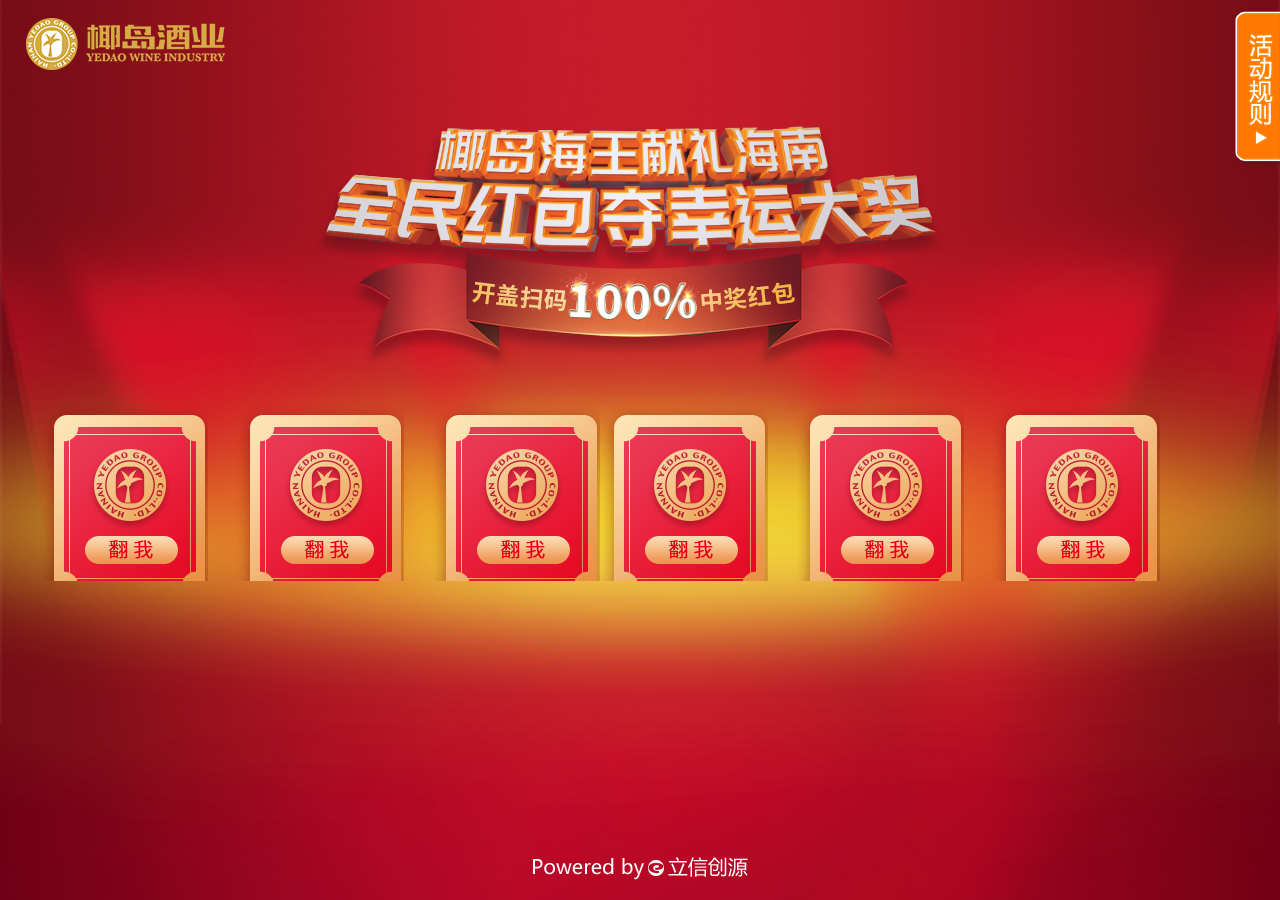
<file: views/index.html>
<!DOCTYPE html>
<html lang="en">

<head>
    <meta charset="UTF-8">
    <title></title>

    <meta http-equiv="X-UA-Compatible" content="IE=edge,chrome=1">
    <meta name="viewport" content="width=640, user-scalable=no">
    <link rel="stylesheet" href="../css/index.css">

    <script src="../scripts/lib/jquery-2.2.2.min.js"></script>
</head>

<body>
    <div id="container" class="container">
        <div class="logo"><img src="../images/1_1.png"></div>

        <div class="test"><img src="../images/1_3.png"></div>
        <div class="hdgz"><img src="../images/1_2.png"></div>

        <!-- 红包 -->
        <div class="content">

            <!-- 未点击开启红包展示 -->
            <div class="content-hba content-hba6">
                <div class="content-hba-item">
                    <img src="../images/1_4.png" alt="">
                </div>
                <div class="content-hba-item">
                    <img src="../images/1_4.png" alt="">
                </div>
                <div class="content-hba-item">
                    <img src="../images/1_4.png" alt="">
                </div>
                <div class="content-hba-item">
                    <img src="../images/1_4.png" alt="">
                </div>
                <div class="content-hba-item">
                    <img src="../images/1_4.png" alt="">
                </div>
                <div class="content-hba-item">
                    <img src="../images/1_4.png" alt="">
                </div>
            </div>

            <!-- 开启红包后展示 -->
            <div class="content-hbb content-hbb6">
                <div class="content-hbb-item">
                    <p class="jb"> 0.58</p>
                    <p class="text">现金红包</p>
                </div>
                <div class="content-hbb-item">
                    <p class="jb"> 1.68</p>
                    <p class="text">现金红包</p>
                </div>
                <div class="content-hbb-item">
                    <p class="jb"> 6.66</p>
                    <p class="text">红包</p>
                </div>
                <div class="content-hbb-item">
                    <p class="jb"> 99</p>
                    <p class="text">红包</p>
                </div>
                <div class="content-hbb-item">
                    <p class="jb"> 99</p>
                    <p class="text">红包</p>
                </div>
                <div class="content-hbb-item">
                    <p class="jb"> 99</p>
                    <p class="text">红包</p>
                </div>
            </div>

            <!-- 点击开启红包
            <div class="content-btn">
                <img src="../images/1_8.png">
            </div> -->
        </div>


        <!-- 领取红包 -->
        <div class="contenta">

            <div class="contenta-con">
                <div class="contenta-hb">
                    <span>0.58</span>元
                </div>

                <div class="contenta-btn1">
                    <img src="../images/3_1.png">
                </div>
                <div class="contenta-btn2">
                    <img src="../images/3_2.png">
                </div>

                <div class="contenta-con-gb">
                    <img src="../images/1_10.png">
                </div>
            </div>



        </div>


        <div class="footer">
            <img src="../images/1_6.png">
        </div>

        <!-- 遮罩层 -->
        <div class="layer"></div>





        <!-- 活动推广弹窗 -->

        <div class="hdgztc">

            <div class="hdgztc-con">
                <div class="hdgztc-con-header">

                    <img src="../images/1_12.png">
                </div>

                <div class="hdgztc-con-bottom">
                    <img class="hdgztc-con-gb" src="../images/1_10.png">
                </div>

            </div>
        </div>
    </div>

    <script src="../scripts/lib/jquery-2.2.2.min.js"></script>
    <script src="../scripts/plugins/betterScroll/bscroll.js"></script>
    <script>
        // 打开活动规则
        $('.hdgz').on('click', function () {
            $(".hdgztc").fadeIn()
            scrollWra.refresh();
        })
        
        var scrollWra = new BScroll('.hdgztc-con-header', {
            click: true,
        })

        $('.hdgztc-con-gb').on('click', function () {
            $(".hdgztc").fadeOut()
        })


        var index;
        //点击开红包
        $('.content-hba-item').on('click', function () {

            var that = this;
            index = $('.content-hba-item').index(that)
            console.log(index)
            $(that).addClass('active')
        })

        //动画结束
        $('.content-hba-item').on('transitionend', function () {

            // 遮罩成
            $('.layer').show()

            // $('.content-hba-item').eq(index).removeClass("active")
            $('.content-hbb').show()


            // 显示点击的红包 

            $('.content-hbb-item').eq(index).fadeIn()
            $('.content-hbb-item').eq(index).css("z-index", "9")

            interval = setTimeout(timer, 1500);

        })


        //使用延时器

        // 延时器
        function timer() {
            // 显示全部红包的奖项
            $('.content-hba').hide();
            $('.content-hbb-item').show();
            intervala = setTimeout(timera, 1500);
        }


        // 显示中奖领取弹窗
        function timera() {
            $('.contenta').show();

        }
        // 关闭中奖弹窗
        $('.contenta-con-gb').on('click', function () {
            $('.contenta').hide()

        })

    </script>


</body>

</html>
</file>
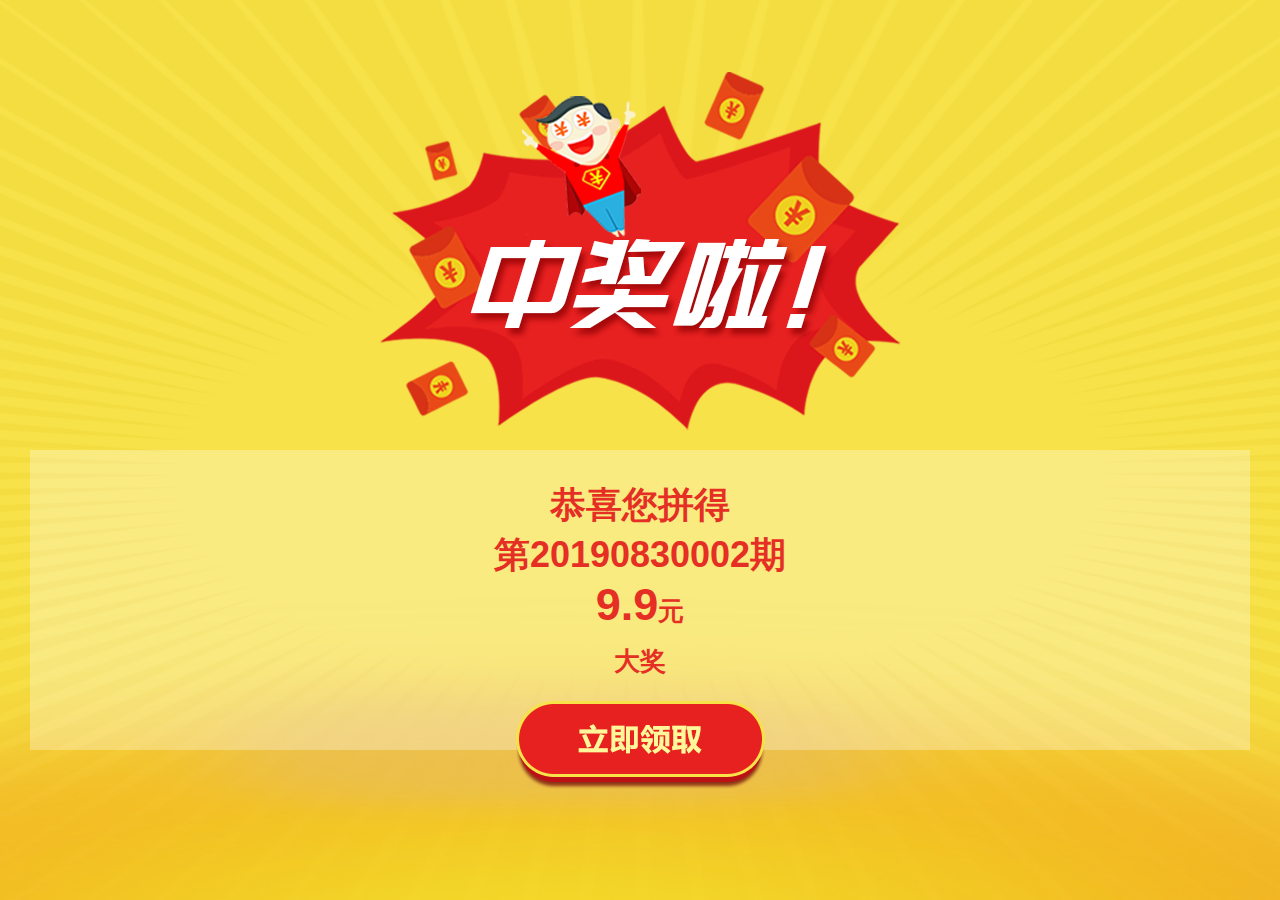
<file: views/中奖啦.html>
<!DOCTYPE html>
<html lang="en">

<head>
    <meta charset="UTF-8">
    <title></title>

    <meta http-equiv="X-UA-Compatible" content="IE=edge,chrome=1">
    <meta name="viewport" content="width=640, user-scalable=no">

    <link rel="stylesheet" href="../css/lottery.css">
</head>

<body>
    <div id="container" class="container">
        <div class="header">
            <img src="../images/11_2.png">
        </div>

        <div class="content">
            <p class="content-p1">恭喜您拼得</p>
            <p class="content-p1">第20190830002期</p>
            <p class="content-p2"><span>9.9</span>元</p>
            <p class="content-p2">大奖</p>

            <div class="content-btn">
                <img src="../images/11_1.png">
            </div>
        </div>
    </div>


</body>

</html>
</file>
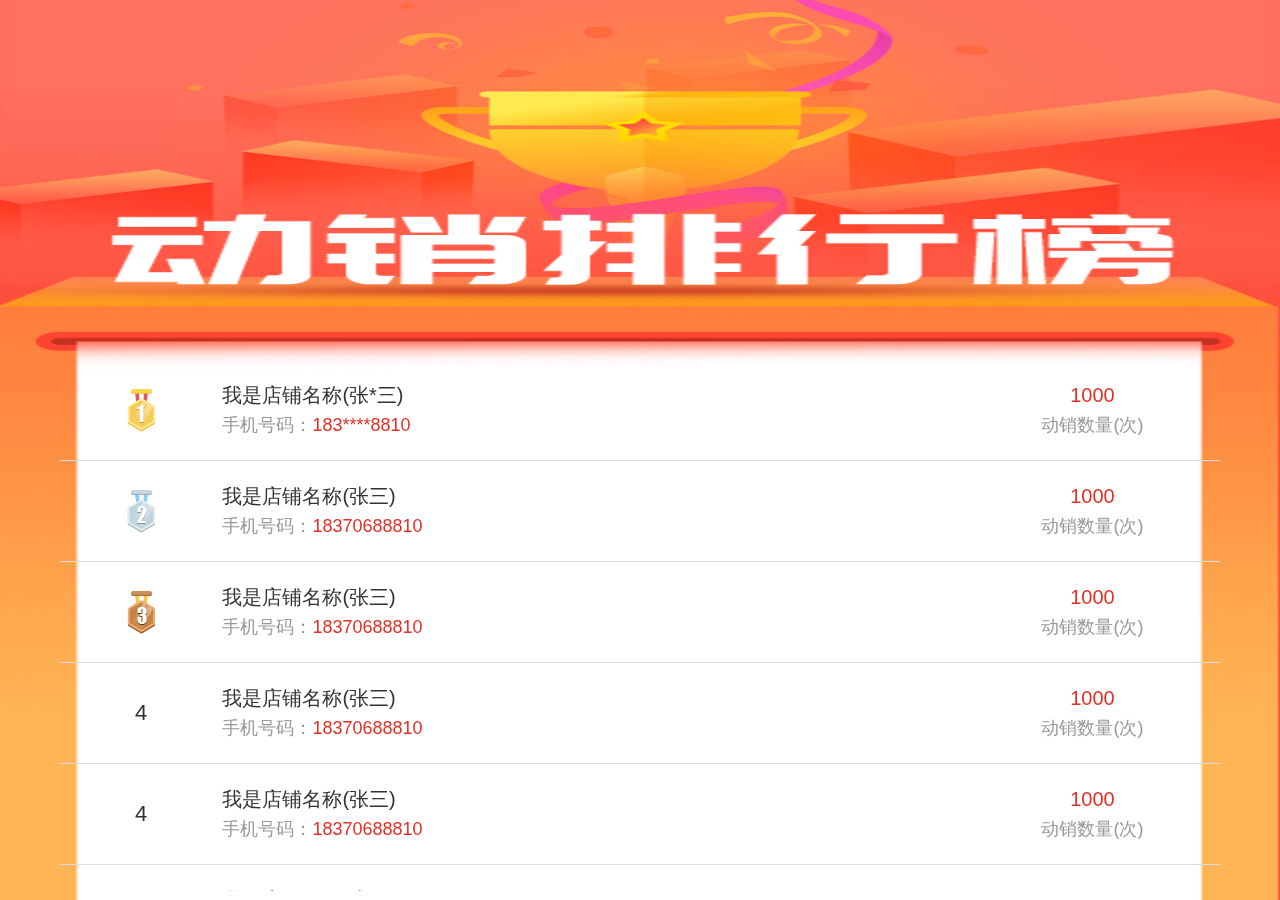
<file: views/动销排行榜.html>
<!DOCTYPE html>
<html lang="en">

<head>
    <meta charset="UTF-8">
    <title></title>

    <meta http-equiv="X-UA-Compatible" content="IE=edge,chrome=1">
    <meta name="viewport" content="width=640, user-scalable=no">
    <link rel="stylesheet" href="../scripts/plugins/swiper/swiper-3.3.1.min.css">
    <link rel="stylesheet" href="../css/Movingpin.css">
    <script src="../scripts/lib/jquery-2.2.2.min.js"> </script>
    <script src="../scripts/plugins/betterScroll/bscroll.js"></script>
</head>

<body>
    <div id="container" class="container">

        <div class="content" id="scrollWra">
            <div class="warp">
                <div class="list">
                    <div class="content-item">

                        <div class="content-item-left">
                        </div>

                        <div class="content-item-middel">
                            <p>我是店铺名称(张*三)</p>
                            <p>手机号码：<span>183****8810</span> </p>
                        </div>

                        <div class="content-item-right">
                            <p>1000</p>
                            <p>动销数量(次)</p>
                        </div>
                    </div>
                    <div class="content-item">

                        <div class="content-item-left">
                        </div>

                        <div class="content-item-middel">
                            <p>我是店铺名称(张三)</p>
                            <p>手机号码：<span>18370688810</span> </p>
                        </div>

                        <div class="content-item-right">
                            <p>1000</p>
                            <p>动销数量(次)</p>
                        </div>
                    </div>
                    <div class="content-item">

                        <div class="content-item-left">
                        </div>

                        <div class="content-item-middel">
                            <p>我是店铺名称(张三)</p>
                            <p>手机号码：<span>18370688810</span> </p>
                        </div>

                        <div class="content-item-right">
                            <p>1000</p>
                            <p>动销数量(次)</p>
                        </div>
                    </div>
                    <div class="content-item">

                        <div class="content-item-left">
                            4
                        </div>

                        <div class="content-item-middel">
                            <p>我是店铺名称(张三)</p>
                            <p>手机号码：<span>18370688810</span> </p>
                        </div>

                        <div class="content-item-right">
                            <p>1000</p>
                            <p>动销数量(次)</p>
                        </div>
                    </div>
                    <div class="content-item">

                        <div class="content-item-left">
                            4
                        </div>

                        <div class="content-item-middel">
                            <p>我是店铺名称(张三)</p>
                            <p>手机号码：<span>18370688810</span> </p>
                        </div>

                        <div class="content-item-right">
                            <p>1000</p>
                            <p>动销数量(次)</p>
                        </div>
                    </div>
                    <div class="content-item">

                        <div class="content-item-left">
                            4
                        </div>

                        <div class="content-item-middel">
                            <p>我是店铺名称(张三)</p>
                            <p>手机号码：<span>18370688810</span> </p>
                        </div>

                        <div class="content-item-right">
                            <p>1000</p>
                            <p>动销数量(次)</p>
                        </div>
                    </div>
                    <div class="content-item">

                        <div class="content-item-left">
                            4
                        </div>

                        <div class="content-item-middel">
                            <p>我是店铺名称(张三)</p>
                            <p>手机号码：<span>18370688810</span> </p>
                        </div>

                        <div class="content-item-right">
                            <p>1000</p>
                            <p>动销数量(次)</p>
                        </div>
                    </div>
                    <div class="content-item">

                        <div class="content-item-left">
                            4
                        </div>

                        <div class="content-item-middel">
                            <p>我是店铺名称(张三)</p>
                            <p>手机号码：<span>18370688810</span> </p>
                        </div>

                        <div class="content-item-right">
                            <p>1000</p>
                            <p>动销数量(次)</p>
                        </div>
                    </div>
                </div>
                <div class="loadText">上滑加载更多</div>
            </div>
        </div>

    </div>


    <script>
        // 禁止页面滚动
        $('#container').on('touchmove', function (e) {
            e.preventDefault();
        });
        var scrollWra = new BScroll('#scrollWra', {
            scrollbar: {
                fade: true
            },
            click: true,
            pullUpLoad: {
                threshold: 0
            }
        });

        var hasNext = true;     // 是否有下一页;
        var page = 1;          // 第一页;
        var html = '';

        scrollWra.on('pullingUp', function () {
            if (!hasNext) {
                $('.loadText').text('没有更多数据了');
                return false;
            }

            page++;

            $('.loadText').text('正在加载中...');

            if (page == 5) {
                hasNext = false;
            }

            // 请求后台接口获取数据

            for (var i = 0; i < 6; i++) {
                // debugger
                html += '<div class="content-item">';
                html += '<div class="content-item-left">4</div>';
                html += '<div class="content-item-middel">';
                html += '<p>我是店铺名称(张三)</p>';
                html += '<p>手机号码：<span>18370688810</span> </p>';
                html += '</div>';
                html += '<div class="content-item-right">';
                html += '<p>1000</p>';
                html += '<p>动销数量(次)</p>';
                html += '</div>';
                html += '</div>';

            }
            $('.loadText').text('上滑加载更多');
            $('.list').append(html);
            scrollWra.finishPullUp();
            scrollWra.refresh();
        });
    </script>

</body>

</html>
</file>
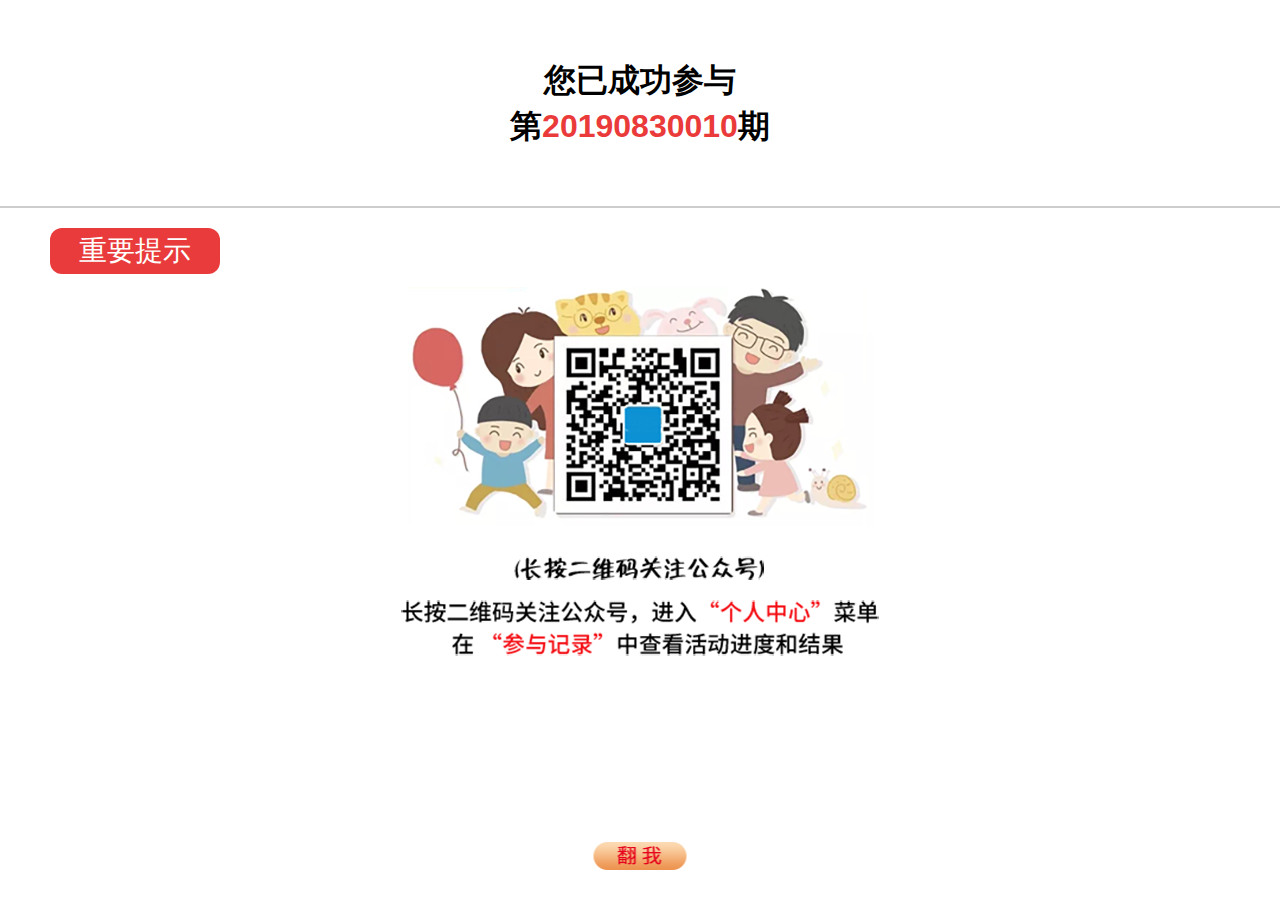
<file: views/夺宝参与成功.html>
<!DOCTYPE html>
<html lang="en">
<head>
    <meta charset="UTF-8">
    <title></title>

    <meta http-equiv="X-UA-Compatible" content="IE=edge,chrome=1">
    <meta name="viewport" content="width=640, user-scalable=no">
    <link rel="stylesheet" href="../css/particSuccess.css">
</head>
<body>
<div id="container">

    <div class="header">

        <div class="header-title">您已成功参与</div>
        <div class="header-text">第<span>20190830010</span>期</div>
    </div>

    <div class="content">
        <div class="tip">重要提示</div>

        <img class="qrcode" src="../images/6_1.png" alt="">

        <img class="code-text" src="../images/6_2.png" alt="">
    </div>

    <img class="bottom" src="../images/1_5.png" alt="">
</div>

<script src="../scripts/lib/jquery-2.2.2.min.js"></script>
<script src="../scripts/lib/common.js"></script>
<script>

</script>
</body>
</html>
</file>
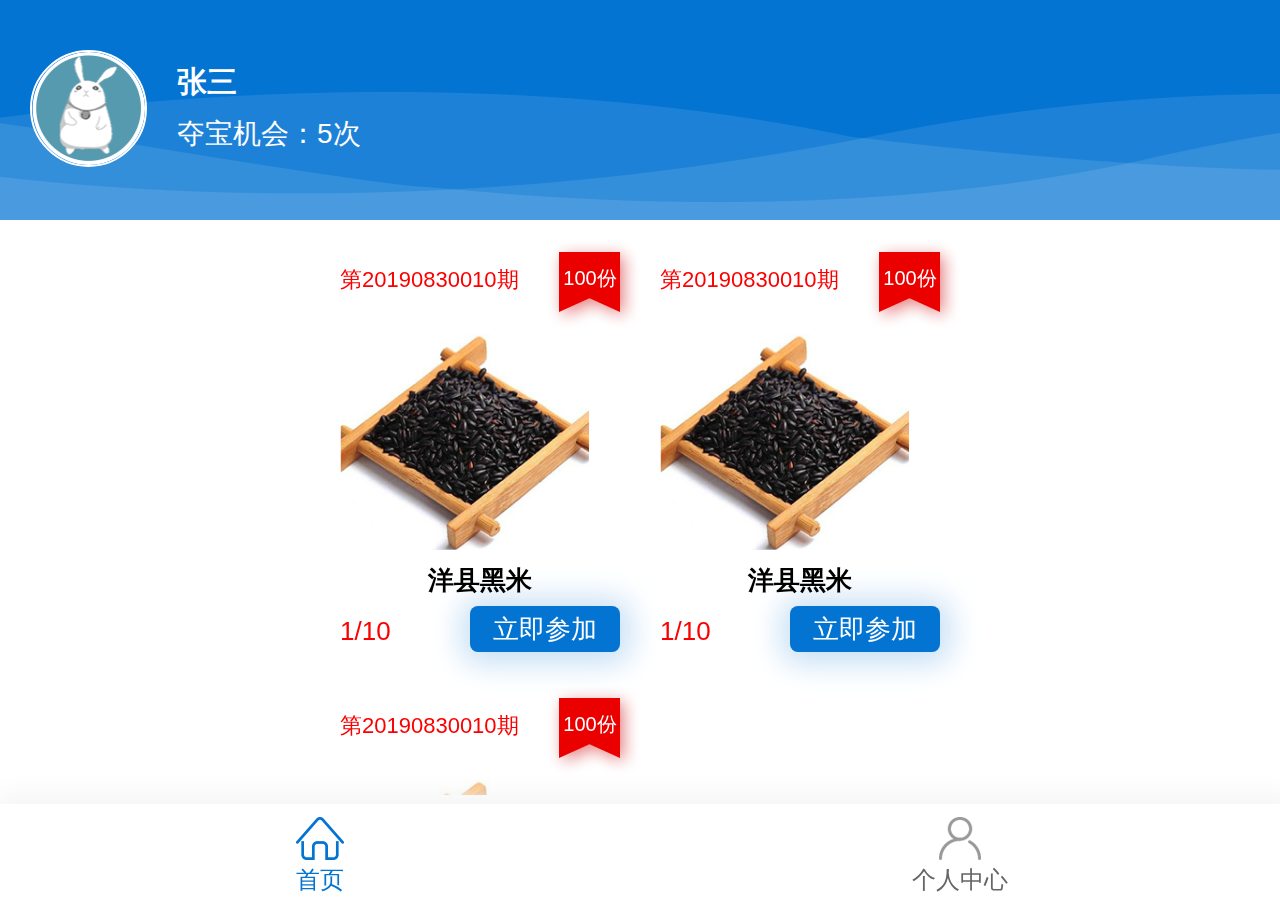
<file: views/夺宝商品列表.html>
<!DOCTYPE html>
<html lang="en">
<head>
    <meta charset="UTF-8">
    <title></title>

    <meta http-equiv="X-UA-Compatible" content="IE=edge,chrome=1">
    <meta name="viewport" content="width=640, user-scalable=no">
    <link rel="stylesheet" href="../css/productList.css">
</head>
<body>
<div id="container">

    <!--头部-->
    <div class="header">
        <div class="photo">
            <img src="../images/4_1.png" alt="">
        </div>
        <div class="header-right">
            <div class="nickname">张三</div>
            <div class="num">夺宝机会：<span>5</span>次</div>
        </div>
    </div>

    <div class="content" id="content">

        <div class="product-list" id="product-list">
            <a class="product-item" href="javascript:void(0);">
                <div class="product-issue">
                    第<span>20190830010</span>期
                </div>
                <div class="product-num"><span>100</span>份</div>
                <div class="product-img">
                    <img src="../images/4_4.png" alt="">
                </div>
                <div class="product-img-name">洋县黑米</div>

                <!--底部-->
                <div class="product-bottom">
                    <div class="person-num">1/10</div>
                    <div class="product-btn">立即参加</div>
                </div>

            </a>
            <a class="product-item" href="javascript:void(0);">
                <div class="product-issue">
                    第<span>20190830010</span>期
                </div>
                <div class="product-num"><span>100</span>份</div>
                <div class="product-img">
                    <img src="../images/4_4.png" alt="">
                </div>
                <div class="product-img-name">洋县黑米</div>

                <!--底部-->
                <div class="product-bottom">
                    <div class="person-num">1/10</div>
                    <div class="product-btn">立即参加</div>
                </div>

            </a>
            <a class="product-item" href="javascript:void(0);">
                <div class="product-issue">
                    第<span>20190830010</span>期
                </div>
                <div class="product-num"><span>100</span>份</div>
                <div class="product-img">
                    <img src="../images/4_4.png" alt="">
                </div>
                <div class="product-img-name">洋县黑米</div>

                <!--底部-->
                <div class="product-bottom">
                    <div class="person-num">1/10</div>
                    <div class="product-btn">立即参加</div>
                </div>

            </a>
        </div>
    </div>


    <!--底部tab-->
    <div class="tab-list">
        <a class="tab-item active" href="javascript:void(0);">
            <div class="tab-img">
                <img class="old-img" src="../images/4_6.png" alt="">
                <img class="new-img" src="../images/4_5.png" alt="">
            </div>
            <div class="tab-text">首页</div>
        </a>
        <a class="tab-item" href="javascript:void(0);">
            <div class="tab-img">
                <img class="old-img" src="../images/4_7.png" alt="">
                <img class="new-img" src="../images/4_8.png" alt="">
            </div>
            <div class="tab-text">个人中心</div>
        </a>
    </div>
</div>

<script src="../scripts/lib/jquery-2.2.2.min.js"></script>
<script src="../scripts/lib/common.js"></script>
<script src="../scripts/plugins/betterScroll/bscroll.js"></script>
<script src="../scripts/other/productList.js"></script>
</body>
</html>
</file>
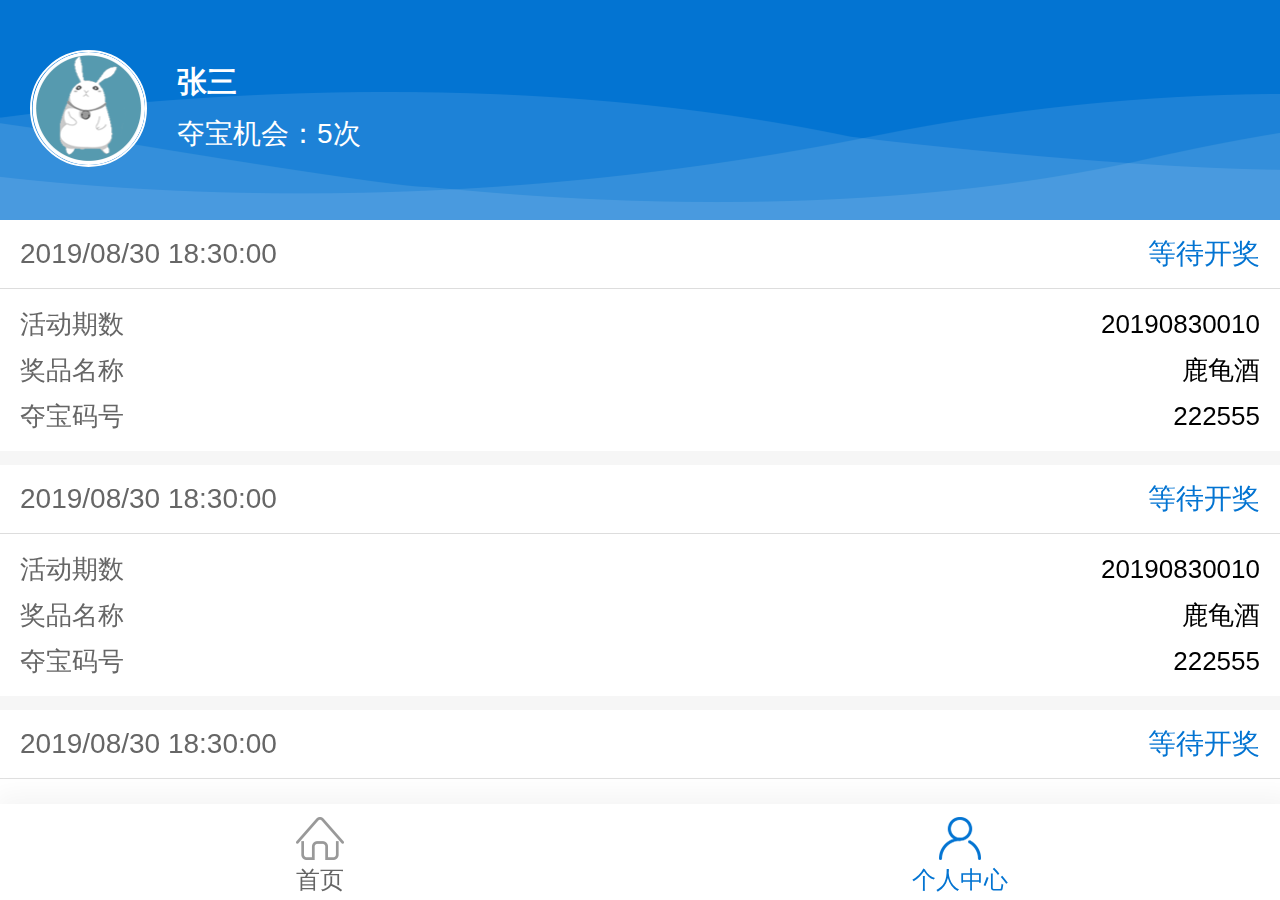
<file: views/夺宝记录.html>
<!DOCTYPE html>
<html lang="en">
<head>
    <meta charset="UTF-8">
    <title></title>

    <meta http-equiv="X-UA-Compatible" content="IE=edge,chrome=1">
    <meta name="viewport" content="width=640, user-scalable=no">
    <link rel="stylesheet" href="../css/iconfont.css">
    <link rel="stylesheet" href="../css/treasureRecord.css">
</head>
<body>
<div id="container">

    <!--头部-->
    <div class="header">
        <div class="photo">
            <img src="../images/4_1.png" alt="">
        </div>
        <div class="header-right">
            <div class="nickname">张三</div>
            <div class="num">夺宝机会：<span>5</span>次</div>
        </div>
    </div>

    <div class="content" id="content">

        <!--记录列表-->
        <div class="record-list" id="record-list">
            <a class="record-item" href="javascript:void(0);">
                <div class="record-top">
                    <div class="time">2019/08/30 18:30:00</div>
                    <div class="state ddkj">等待开奖</div>   <!--等待开奖  ddkj-->
                                                         <!--已领奖  yzjwlq-->
                </div>

                <div class="record-bottom">
                    <div class="child-list">
                        <div class="child-item">
                            <div class="child-key">活动期数</div>
                            <div class="child-val">20190830010</div>
                        </div>
                        <div class="child-item">
                            <div class="child-key">奖品名称</div>
                            <div class="child-val">鹿龟酒</div>
                        </div>
                        <div class="child-item">
                            <div class="child-key">夺宝码号</div>
                            <div class="child-val">222555</div>
                        </div>
                    </div>
                </div>

            </a>
            <a class="record-item" href="javascript:void(0);">
                <div class="record-top">
                    <div class="time">2019/08/30 18:30:00</div>
                    <div class="state ddkj">等待开奖</div>   <!--等待开奖  ddkj-->
                    <!--已领奖  yzjwlq-->
                </div>

                <div class="record-bottom">
                    <div class="child-list">
                        <div class="child-item">
                            <div class="child-key">活动期数</div>
                            <div class="child-val">20190830010</div>
                        </div>
                        <div class="child-item">
                            <div class="child-key">奖品名称</div>
                            <div class="child-val">鹿龟酒</div>
                        </div>
                        <div class="child-item">
                            <div class="child-key">夺宝码号</div>
                            <div class="child-val">222555</div>
                        </div>
                    </div>
                </div>

            </a>
            <a class="record-item" href="javascript:void(0);">
                <div class="record-top">
                    <div class="time">2019/08/30 18:30:00</div>
                    <div class="state ddkj">等待开奖</div>   <!--等待开奖  ddkj-->
                    <!--已领奖  yzjwlq-->
                </div>

                <div class="record-bottom">
                    <div class="child-list">
                        <div class="child-item">
                            <div class="child-key">活动期数</div>
                            <div class="child-val">20190830010</div>
                        </div>
                        <div class="child-item">
                            <div class="child-key">奖品名称</div>
                            <div class="child-val">鹿龟酒</div>
                        </div>
                        <div class="child-item">
                            <div class="child-key">夺宝码号</div>
                            <div class="child-val">222555</div>
                        </div>
                    </div>
                </div>

            </a>
            <a class="record-item" href="javascript:void(0);">
                <div class="record-top">
                    <div class="time">2019/08/30 18:30:00</div>
                    <div class="state ddkj">等待开奖</div>   <!--等待开奖  ddkj-->
                    <!--已领奖  yzjwlq-->
                </div>

                <div class="record-bottom">
                    <div class="child-list">
                        <div class="child-item">
                            <div class="child-key">活动期数</div>
                            <div class="child-val">20190830010</div>
                        </div>
                        <div class="child-item">
                            <div class="child-key">奖品名称</div>
                            <div class="child-val">鹿龟酒</div>
                        </div>
                        <div class="child-item">
                            <div class="child-key">夺宝码号</div>
                            <div class="child-val">222555</div>
                        </div>
                    </div>
                </div>

            </a>
            <a class="record-item" href="javascript:void(0);">
                <div class="record-top">
                    <div class="time">2019/08/30 18:30:00</div>
                    <div class="state ddkj">等待开奖</div>   <!--等待开奖  ddkj-->
                    <!--已领奖  yzjwlq-->
                </div>

                <div class="record-bottom">
                    <div class="child-list">
                        <div class="child-item">
                            <div class="child-key">活动期数</div>
                            <div class="child-val">20190830010</div>
                        </div>
                        <div class="child-item">
                            <div class="child-key">奖品名称</div>
                            <div class="child-val">鹿龟酒</div>
                        </div>
                        <div class="child-item">
                            <div class="child-key">夺宝码号</div>
                            <div class="child-val">222555</div>
                        </div>
                    </div>
                </div>

            </a>
            <a class="record-item" href="javascript:void(0);">
                <div class="record-top">
                    <div class="time">2019/08/30 18:30:00</div>
                    <div class="state ddkj">等待开奖</div>   <!--等待开奖  ddkj-->
                    <!--已领奖  yzjwlq-->
                </div>

                <div class="record-bottom">
                    <div class="child-list">
                        <div class="child-item">
                            <div class="child-key">活动期数</div>
                            <div class="child-val">20190830010</div>
                        </div>
                        <div class="child-item">
                            <div class="child-key">奖品名称</div>
                            <div class="child-val">鹿龟酒</div>
                        </div>
                        <div class="child-item">
                            <div class="child-key">夺宝码号</div>
                            <div class="child-val">222555</div>
                        </div>
                    </div>
                </div>

            </a>
            <a class="record-item" href="javascript:void(0);">
                <div class="record-top">
                    <div class="time">2019/08/30 18:30:00</div>
                    <div class="state ddkj">等待开奖</div>   <!--等待开奖  ddkj-->
                    <!--已领奖  yzjwlq-->
                </div>

                <div class="record-bottom">
                    <div class="child-list">
                        <div class="child-item">
                            <div class="child-key">活动期数</div>
                            <div class="child-val">20190830010</div>
                        </div>
                        <div class="child-item">
                            <div class="child-key">奖品名称</div>
                            <div class="child-val">鹿龟酒</div>
                        </div>
                        <div class="child-item">
                            <div class="child-key">夺宝码号</div>
                            <div class="child-val">222555</div>
                        </div>
                    </div>
                </div>

            </a>
            <a class="record-item" href="javascript:void(0);">
                <div class="record-top">
                    <div class="time">2019/08/30 18:30:00</div>
                    <div class="state ddkj">等待开奖</div>   <!--等待开奖  ddkj-->
                    <!--已领奖  yzjwlq-->
                </div>

                <div class="record-bottom">
                    <div class="child-list">
                        <div class="child-item">
                            <div class="child-key">活动期数</div>
                            <div class="child-val">20190830010</div>
                        </div>
                        <div class="child-item">
                            <div class="child-key">奖品名称</div>
                            <div class="child-val">鹿龟酒</div>
                        </div>
                        <div class="child-item">
                            <div class="child-key">夺宝码号</div>
                            <div class="child-val">222555</div>
                        </div>
                    </div>
                </div>

            </a>
            <a class="record-item" href="javascript:void(0);">
                <div class="record-top">
                    <div class="time">2019/08/30 18:30:00</div>
                    <div class="state ddkj">等待开奖</div>   <!--等待开奖  ddkj-->
                    <!--已领奖  yzjwlq-->
                </div>

                <div class="record-bottom">
                    <div class="child-list">
                        <div class="child-item">
                            <div class="child-key">活动期数</div>
                            <div class="child-val">20190830010</div>
                        </div>
                        <div class="child-item">
                            <div class="child-key">奖品名称</div>
                            <div class="child-val">鹿龟酒</div>
                        </div>
                        <div class="child-item">
                            <div class="child-key">夺宝码号</div>
                            <div class="child-val">222555</div>
                        </div>
                    </div>
                </div>

            </a>
        </div>

    </div>

    <!--底部tab-->
    <div class="tab-list">
        <a class="tab-item" href="javascript:void(0);">
            <div class="tab-img">
                <img class="old-img" src="../images/4_6.png" alt="">
                <img class="new-img" src="../images/4_5.png" alt="">
            </div>
            <div class="tab-text">首页</div>
        </a>
        <a class="tab-item active" href="javascript:void(0);">
            <div class="tab-img">
                <img class="old-img" src="../images/4_7.png" alt="">
                <img class="new-img" src="../images/4_8.png" alt="">
            </div>
            <div class="tab-text">个人中心</div>
        </a>
    </div>

    <!-- 领奖信息填写框 -->
    <div class="award-infor" id="award-infor">
        <div class="awardBox">
            <div class="title">
                <img src="../images/9_1.png" alt="" class="title-bg">
                <div class="title-text">领奖信息</div>
            </div>
            <div class="inputBox">
                <input type="text" id="name" maxlength="30" placeholder="请填写领奖人姓名">
            </div>

            <div class="inputBox">
                <input type="text" id="mobile" maxlength="11" placeholder="请填写您的手机号">
            </div>

            <div class="inputBox">
                <div class="selectBox">
                    <select class="select-text" id="province">
                        <option>省</option>
                    </select>
                    <i class="icon iconfont icon-sanjiaoxing"></i>
                </div>

                <div class="selectBox cityBox">
                    <select class="select-text" id="city">
                        <option>市</option>
                    </select>
                    <i class="icon iconfont icon-sanjiaoxing"></i>
                </div>
                <div class="selectBox areaBox">
                    <select class="select-text" id="area">
                        <option>区</option>
                    </select>
                    <i class="icon iconfont icon-sanjiaoxing"></i>
                </div>
            </div>

            <div class="inputBox">
                <input type="text" id="address" maxlength="50" placeholder="请填写详细地址">
            </div>

            <div class="inputBox last-inputBox">
                <div class="submit-btn" id="submit-btn">提交</div>
            </div>
        </div>
    </div>
</div>

<script src="../scripts/lib/jquery-2.2.2.min.js"></script>
<script src="../scripts/lib/common.js"></script>
<script src="../scripts/plugins/betterScroll/bscroll.js"></script>
<script src="../scripts/plugins/cityData/cityData.js"></script>
<script src="../scripts/plugins/cityData/citySelect.js"></script>
<script src="../scripts/other/treasureRecord.js"></script>
<script>
    var select = new citySelect({
        province: $("#province"),
        city: $("#city"),
        area: $("#area"),
        cityCon: $(".cityBox"),
        areaCon: $(".areaBox"),
    });
</script>
</body>
</html>
</file>
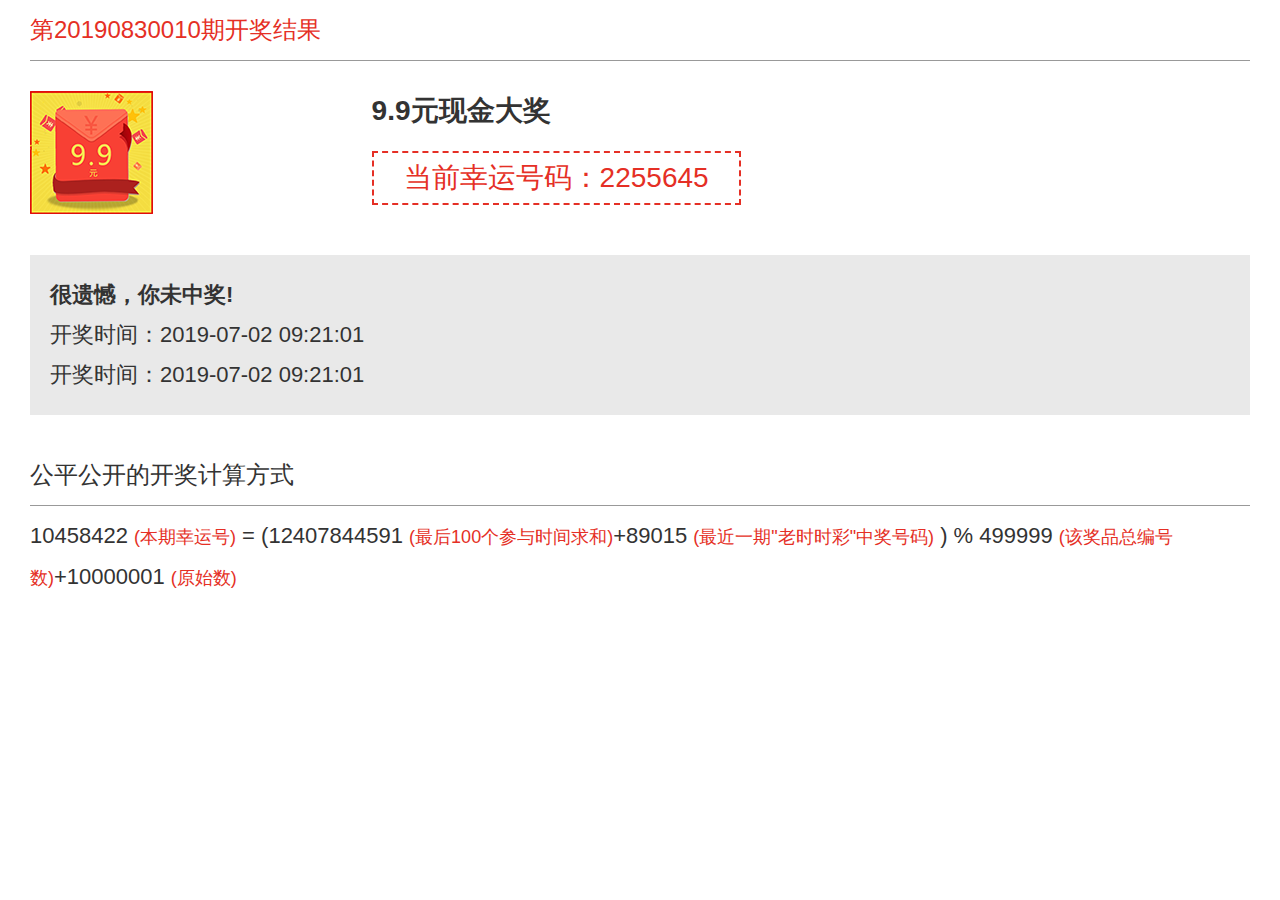
<file: views/开奖结果.html>
<!DOCTYPE html>
<html lang="en">

<head>
    <meta charset="UTF-8">
    <title></title>

    <meta http-equiv="X-UA-Compatible" content="IE=edge,chrome=1">
    <meta name="viewport" content="width=640, user-scalable=no">
    <link rel="stylesheet" href="../scripts/plugins/swiper/swiper-3.3.1.min.css">
    <link rel="stylesheet" href="../css/Winningresult.css">
</head>

<body>
    <div id="container" class="container">

        <div class="header">
            第20190830010期开奖结果
        </div>

        <div class="content">
            <div class="content-img">
                <img src="../images/8_1.png">
            </div>

            <div class="content-img-text">
                <div class="content-img-text-header">
                    9.9元现金大奖
                </div>
                <div class="content-img-text-bottom">
                    当前幸运号码：2255645
                </div>
            </div>
        </div>

        <div class="result">

            <!-- 中奖 -->
            <!-- <p>恭喜<span class="result-span1">德律风根的风格是地方</span>获得本次大奖<span class="result-span2">(广东省深圳市)</span> </p> -->
            
            
            <!-- 未中奖 -->
            <p class="result-wzj">很遗憾，你未中奖!</p>
            <p>开奖时间：2019-07-02 09:21:01</p>
            <p>开奖时间：2019-07-02 09:21:01</p>
        </div>


        <div class="bottom">
            <div class="bottom-title">
                公平公开的开奖计算方式
            </div>


            <div class="bottom-con">
                10458422 <span>(本期幸运号)</span> = (12407844591 <span>(最后100个参与时间求和)</span>+89015 <span>(最近一期"老时时彩"中奖号码)</span>
                )  %  499999
                <span>(该奖品总编号数)</span>+10000001 <span>(原始数)</span>
            </div>
        </div>

        <div class="footer">
            <img src="../images/1_6.png">
        </div>
    </div>


</body>

</html>
</file>
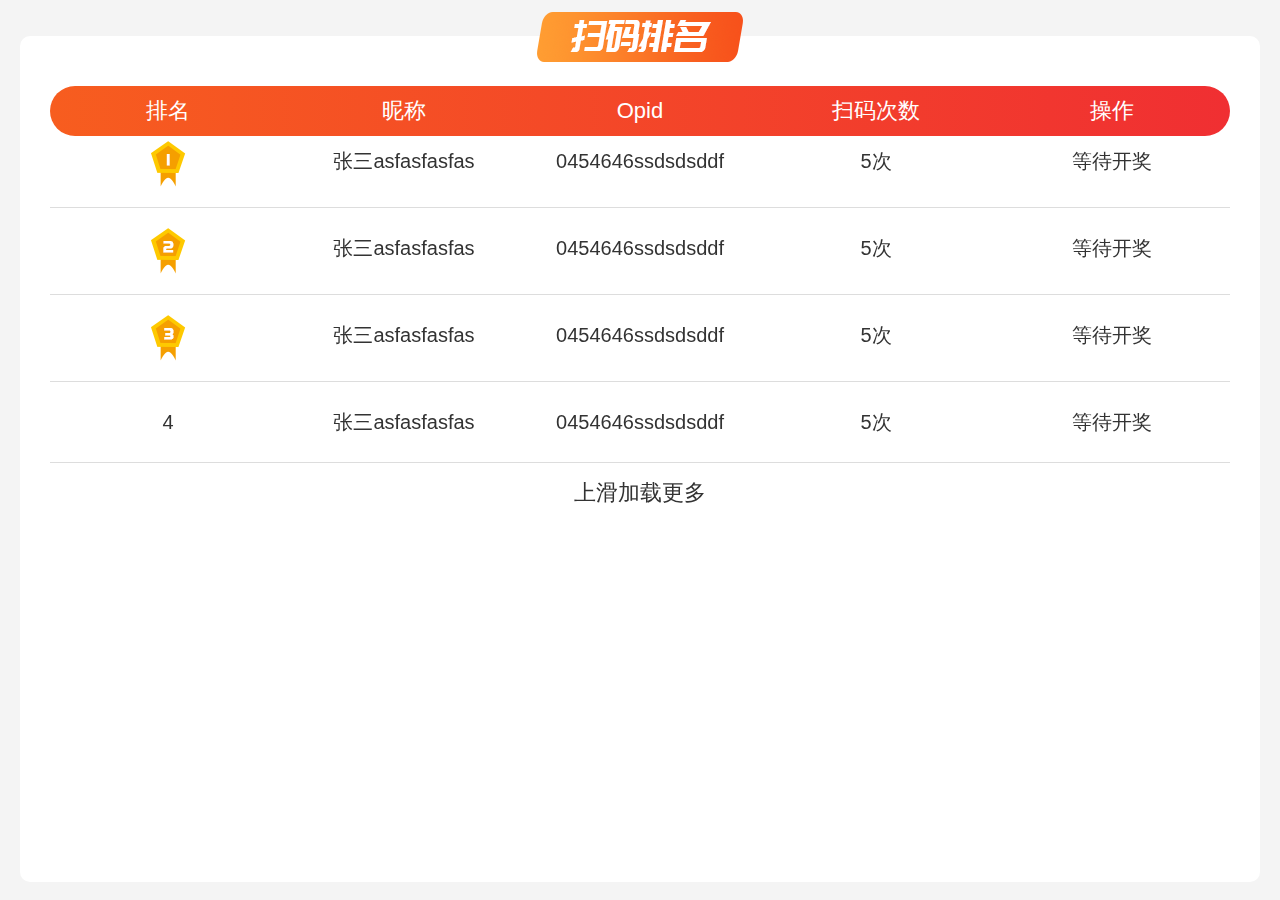
<file: views/扫码排行榜.html>
<!DOCTYPE html>
<html lang="en">

<head>
    <meta charset="UTF-8">
    <title></title>

    <meta http-equiv="X-UA-Compatible" content="IE=edge,chrome=1">
    <meta name="viewport" content="width=640, user-scalable=no">
    <link rel="stylesheet" href="../scripts/plugins/swiper/swiper-3.3.1.min.css">
    <link rel="stylesheet" href="../css/Scancode.css">
    <script src="../scripts/lib/jquery-2.2.2.min.js"> </script>
    <script src="../scripts/plugins/betterScroll/bscroll.js"></script>
</head>

<body>
    <div id="container" class="container">
        <div class="containera">

            <div class="logo"><img src="../images/1_20.png" alt="" srcset=""></div>
            <div class="header">
                <div class="header-item">排名</div>
                <div class="header-item">昵称</div>
                <div class="header-item">Opid</div>
                <div class="header-item">扫码次数</div>
                <div class="header-item">操作</div>
            </div>
            <div class="content" id="scrollWra">
                <div class="warp">
                    <div class="list">
                        <div class="content-item">
                            <div class="item-con"></div>
                            <div class="item-con">张三asfasfasfas</div>
                            <div class="item-con">0454646ssdsdsddf</div>
                            <div class="item-con">5次</div>
                            <div class="item-con">等待开奖</div>
                        </div>

                        <div class="content-item">
                            <div class="item-con"></div>
                            <div class="item-con">张三asfasfasfas</div>
                            <div class="item-con">0454646ssdsdsddf</div>
                            <div class="item-con">5次</div>
                            <div class="item-con">等待开奖</div>
                        </div>
                        <div class="content-item">
                            <div class="item-con"></div>
                            <div class="item-con">张三asfasfasfas</div>
                            <div class="item-con">0454646ssdsdsddf</div>
                            <div class="item-con">5次</div>
                            <div class="item-con">等待开奖</div>
                        </div>
                        <div class="content-item">
                            <div class="item-con">4</div>
                            <div class="item-con">张三asfasfasfas</div>
                            <div class="item-con">0454646ssdsdsddf</div>
                            <div class="item-con">5次</div>
                            <div class="item-con">等待开奖</div>
                        </div>
                    </div>
                    <div class="loadText">上滑加载更多</div>
                </div>
            </div>
        </div>


    </div>


    <script>
        // 禁止页面滚动
        $('#container').on('touchmove', function (e) {
            e.preventDefault();
        });
        var scrollWra = new BScroll('#scrollWra', {
            scrollbar: {
                fade: true
            },
            click: true,
            pullUpLoad: {
                threshold: 0
            }
        });

        var hasNext = true;     // 是否有下一页;
        var page = 1;          // 第一页;
        var html = '';

        scrollWra.on('pullingUp', function () {
            if (!hasNext) {
                $('.loadText').text('没有更多数据了');
                return false;
            }

            page++;

            $('.loadText').text('正在加载中...');

            if (page == 5) {
                hasNext = false;
            }

            // 请求后台接口获取数据

            for (var i = 0; i < 6; i++) {
                // debugger
                html += '<div class="content-item">';
                html += '<div class="content-item-left">4</div>';
                html += '<div class="content-item-middel">';
                html += '<p>我是店铺名称(张三)</p>';
                html += '<p>手机号码：<span>18370688810</span> </p>';
                html += '</div>';
                html += '<div class="content-item-right">';
                html += '<p>1000</p>';
                html += '<p>动销数量(次)</p>';
                html += '</div>';
                html += '</div>';

            }
            $('.loadText').text('上滑加载更多');
            $('.list').append(html);
            scrollWra.finishPullUp();
            scrollWra.refresh();
        });
    </script>

</body>

</html>
</file>
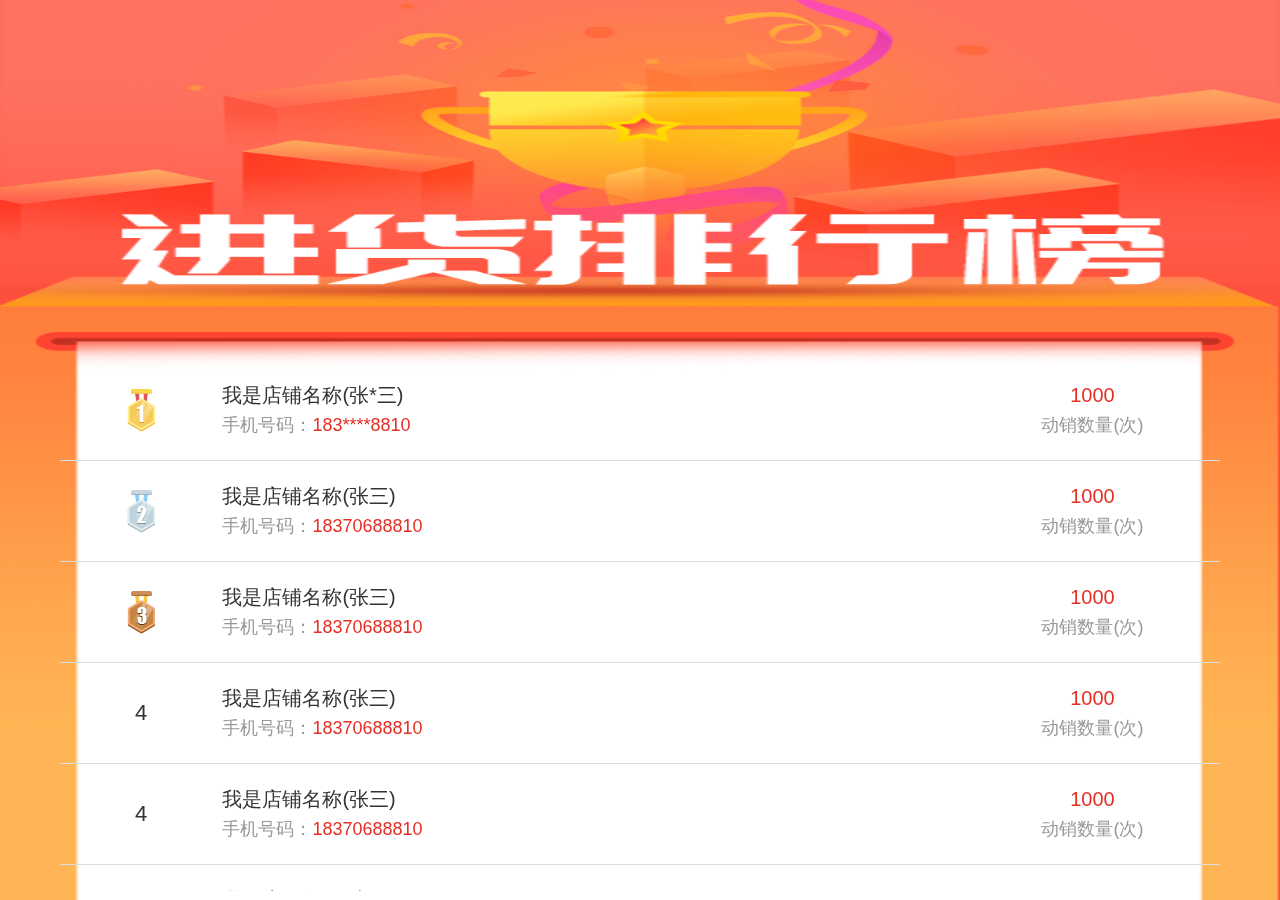
<file: views/进货排行榜.html>
<!DOCTYPE html>
<html lang="en">

<head>
    <meta charset="UTF-8">
    <title></title>

    <meta http-equiv="X-UA-Compatible" content="IE=edge,chrome=1">
    <meta name="viewport" content="width=640, user-scalable=no">
    <link rel="stylesheet" href="../scripts/plugins/swiper/swiper-3.3.1.min.css">
    <link rel="stylesheet" href="../css/purchase.css">
    <script src="../scripts/lib/jquery-2.2.2.min.js"> </script>
    <script src="../scripts/plugins/betterScroll/bscroll.js"></script>
</head>

<body>
    <div id="container" class="container">

        <div class="content" id="scrollWra">
            <div class="warp">
                <div class="list">
                    <div class="content-item">

                        <div class="content-item-left">
                        </div>

                        <div class="content-item-middel">
                            <p>我是店铺名称(张*三)</p>
                            <p>手机号码：<span>183****8810</span> </p>
                        </div>

                        <div class="content-item-right">
                            <p>1000</p>
                            <p>动销数量(次)</p>
                        </div>
                    </div>
                    <div class="content-item">

                        <div class="content-item-left">
                        </div>

                        <div class="content-item-middel">
                            <p>我是店铺名称(张三)</p>
                            <p>手机号码：<span>18370688810</span> </p>
                        </div>

                        <div class="content-item-right">
                            <p>1000</p>
                            <p>动销数量(次)</p>
                        </div>
                    </div>
                    <div class="content-item">

                        <div class="content-item-left">
                        </div>

                        <div class="content-item-middel">
                            <p>我是店铺名称(张三)</p>
                            <p>手机号码：<span>18370688810</span> </p>
                        </div>

                        <div class="content-item-right">
                            <p>1000</p>
                            <p>动销数量(次)</p>
                        </div>
                    </div>
                    <div class="content-item">

                        <div class="content-item-left">
                            4
                        </div>

                        <div class="content-item-middel">
                            <p>我是店铺名称(张三)</p>
                            <p>手机号码：<span>18370688810</span> </p>
                        </div>

                        <div class="content-item-right">
                            <p>1000</p>
                            <p>动销数量(次)</p>
                        </div>
                    </div>
                    <div class="content-item">

                        <div class="content-item-left">
                            4
                        </div>

                        <div class="content-item-middel">
                            <p>我是店铺名称(张三)</p>
                            <p>手机号码：<span>18370688810</span> </p>
                        </div>

                        <div class="content-item-right">
                            <p>1000</p>
                            <p>动销数量(次)</p>
                        </div>
                    </div>
                    <div class="content-item">

                        <div class="content-item-left">
                            4
                        </div>

                        <div class="content-item-middel">
                            <p>我是店铺名称(张三)</p>
                            <p>手机号码：<span>18370688810</span> </p>
                        </div>

                        <div class="content-item-right">
                            <p>1000</p>
                            <p>动销数量(次)</p>
                        </div>
                    </div>
                    <div class="content-item">

                        <div class="content-item-left">
                            4
                        </div>

                        <div class="content-item-middel">
                            <p>我是店铺名称(张三)</p>
                            <p>手机号码：<span>18370688810</span> </p>
                        </div>

                        <div class="content-item-right">
                            <p>1000</p>
                            <p>动销数量(次)</p>
                        </div>
                    </div>
                    <div class="content-item">

                        <div class="content-item-left">
                            4
                        </div>

                        <div class="content-item-middel">
                            <p>我是店铺名称(张三)</p>
                            <p>手机号码：<span>18370688810</span> </p>
                        </div>

                        <div class="content-item-right">
                            <p>1000</p>
                            <p>动销数量(次)</p>
                        </div>
                    </div>
                </div>
                <div class="loadText">上滑加载更多</div>
            </div>
        </div>

    </div>


    <script>
        // 禁止页面滚动
        $('#container').on('touchmove', function (e) {
            e.preventDefault();
        });
        var scrollWra = new BScroll('#scrollWra', {
            scrollbar: {
                fade: true
            },
            click: true,
            pullUpLoad: {
                threshold: 0
            }
        });

        var hasNext = true;     // 是否有下一页;
        var page = 1;          // 第一页;
        var html = '';

        scrollWra.on('pullingUp', function () {
            if (!hasNext) {
                $('.loadText').text('没有更多数据了');
                return false;
            }

            page++;

            $('.loadText').text('正在加载中...');

            if (page == 5) {
                hasNext = false;
            }

            // 请求后台接口获取数据

            for (var i = 0; i < 6; i++) {
                // debugger
                html += '<div class="content-item">';
                html += '<div class="content-item-left">4</div>';
                html += '<div class="content-item-middel">';
                html += '<p>我是店铺名称(张三)</p>';
                html += '<p>手机号码：<span>18370688810</span> </p>';
                html += '</div>';
                html += '<div class="content-item-right">';
                html += '<p>1000</p>';
                html += '<p>动销数量(次)</p>';
                html += '</div>';
                html += '</div>';

            }
            $('.loadText').text('上滑加载更多');
            $('.list').append(html);
            scrollWra.finishPullUp();
            scrollWra.refresh();
        });
    </script>

</body>

</html>
</file>
<file: css/index.css>
body,
dl,
dd,
h1,
h2,
h3,
h4,
h5,
h6,
p,
form {
  margin: 0;
  padding: 0;
}
ol,
ul {
  margin: 0;
  padding: 0;
  list-style: none;
}
body {
  color: #333;
  font: normal normal normal 28px/40px 'Microsoft YaHei', Arial, sans-serif;
  -webkit-tap-highlight-color: rgba(0, 0, 0, 0);
  -moz--tap-highlight-color: rgba(0, 0, 0, 0);
  -o--tap-highlight-color: rgba(0, 0, 0, 0);
}
img {
  border: 0;
}
input[type="text"],
input[type="password"],
textarea,
button {
  vertical-align: middle;
  -webkit-appearance: none;
  font-family: 'Microsoft YaHei', Arial, sans-serif;
  border: none;
  outline: none;
  margin: 0;
  padding: 0;
}
a {
  color: inherit;
  text-decoration: none;
}
a:link,
a:visited,
a:hover,
a:active {
  text-decoration: none;
  outline: none;
}
table {
  border: 0;
  margin: 0;
  padding: 0;
  border-collapse: collapse;
  border-spacing: 0;
}
table td {
  padding: 0;
}
textarea {
  resize: none;
}
body {
  margin: 0 auto;
  position: relative;
}
.clearFix:before,
.clearFix:after {
  content: " ";
  display: table;
}
.clearFix:after {
  clear: both;
}
.pullLeft {
  float: left;
}
.pullRight {
  float: right;
}
.textCenter {
  text-align: center;
}
.textRight {
  text-align: right;
}
.ellipsisNormal {
  overflow: hidden;
  text-overflow: ellipsis;
  white-space: nowrap;
}
html,
body {
  width: 100%;
  height: 100%;
}
.container {
  position: relative;
  width: 100%;
  height: 100%;
  background: url(../images/1_7.jpg) no-repeat;
  background-size: 100% 100%;
}
.container .logo {
  position: absolute;
  top: 2%;
  left: 2%;
}
.container .test {
  position: absolute;
  top: 14%;
  left: 0;
  right: 20px;
  text-align: center;
}
.container .hdgz {
  position: absolute;
  right: 0px;
  top: 1%;
}
.container .content {
  position: absolute;
  top: 45%;
  left: 40px;
  right: 40px;
  display: block;
}
.container .content .content-hba4 {
  display: block;
}
.container .content .content-hba4 .content-hba-item {
  height: 176px;
  width: 198px;
  float: left;
  margin-right: 28px;
  margin-bottom: 50px;
  margin-left: 50px;
  transition: 1s;
  transform: rotateY(360deg);
  overflow: hidden;
  transform-origin: 45% 65%;
}
.container .content .content-hba4 .active {
  transform: rotateY(180deg);
  -webkit-transform: rotateY(180deg);
}
.container .content .content-hba4 .content-hba-item:nth-child(2n) {
  margin-right: 0px;
}
.container .content .content-hba5 {
  display: block;
}
.container .content .content-hba5 .content-hba-item {
  height: 176px;
  width: 168px;
  float: left;
  margin-right: 28px;
  margin-bottom: 50px;
  transition: 1s;
  transform: rotateY(360deg);
  overflow: hidden;
  transform-origin: 53% 47%;
}
.container .content .content-hba5 .content-hba-item:nth-child(4) {
  margin-left: 50px;
  width: 198px;
  transform-origin: 45% 55%;
}
.container .content .content-hba5 .content-hba-item:nth-child(5) {
  margin-left: 50px;
  width: 198px;
  transform-origin: 45% 55%;
}
.container .content .content-hba5 .active {
  transform: rotateY(180deg);
  -webkit-transform: rotateY(180deg);
}
.container .content .content-hba5 .content-hba-item:nth-child(3) {
  margin-right: 0px;
}
.container .content .content-hba6 {
  display: block;
}
.container .content .content-hba6 .content-hba-item {
  height: 176px;
  width: 168px;
  float: left;
  margin-right: 28px;
  margin-bottom: 30px;
  transition: 1s;
  transform: rotateY(360deg);
  overflow: hidden;
  transform-origin: 53% 47%;
}
.container .content .content-hba6 .active {
  transform: rotateY(180deg);
  -webkit-transform: rotateY(180deg);
}
.container .content .content-hba6 .content-hba-item:nth-child(3n) {
  margin-right: 0px;
}
.container .content .content-hbb4 {
  display: none;
  background: rgba(0, 0, 0, 0.3);
}
.container .content .content-hbb4 .content-hbb-item {
  margin-right: 28px;
  margin-bottom: 30px;
  background: url(../images/1_8.png) no-repeat;
  background-size: 100% 100%;
  height: 192px;
  width: 176px;
  text-align: center;
  float: left;
  display: none;
  position: absolute;
}
.container .content .content-hbb4 .content-hbb-item .jb {
  color: #f33132;
  font-size: 50px;
  padding-top: 45px;
  font-weight: bold;
}
.container .content .content-hbb4 .content-hbb-item .text {
  font-size: 18px;
  color: #ef9f60;
  padding-top: 45px;
  letter-spacing: 5px;
}
.container .content .content-hbb4 .content-hbb-item .ydlb1 {
  color: #fbc501;
  font-size: 44px;
  padding-top: 70px;
  font-weight: bold;
}
.container .content .content-hbb4 .content-hbb-item .ydlb2 {
  font-size: 36px;
  color: #fbc501;
  font-weight: bold;
  padding-top: 5px;
}
.container .content .content-hbb4 .content-hbb-item .wzj1 {
  color: #fbc501;
  font-size: 36px;
  padding-right: 15px;
  padding-top: 70px;
  font-weight: bold;
}
.container .content .content-hbb4 .content-hbb-item .wzj2 {
  color: #fbc501;
  font-size: 36px;
  padding-right: 15px;
  font-weight: bold;
}
.container .content .content-hbb4 .content-hbb-item:nth-child(1) {
  left: 52px;
}
.container .content .content-hbb4 .content-hbb-item:nth-child(2) {
  left: 328px;
}
.container .content .content-hbb4 .content-hbb-item:nth-child(3) {
  top: 227px;
  left: 52px;
}
.container .content .content-hbb4 .content-hbb-item:nth-child(4) {
  top: 227px;
  left: 328px;
}
.container .content .content-hbb5 {
  display: none;
  background: rgba(0, 0, 0, 0.3);
}
.container .content .content-hbb5 .content-hbb-item {
  margin-right: 28px;
  margin-bottom: 30px;
  background: url(../images/1_8.png) no-repeat;
  background-size: 100% 100%;
  height: 192px;
  width: 176px;
  text-align: center;
  float: left;
  display: none;
  position: absolute;
}
.container .content .content-hbb5 .content-hbb-item .jb {
  color: #f33132;
  font-size: 50px;
  padding-top: 45px;
  font-weight: bold;
}
.container .content .content-hbb5 .content-hbb-item .text {
  font-size: 18px;
  color: #ef9f60;
  padding-top: 45px;
  letter-spacing: 5px;
}
.container .content .content-hbb5 .content-hbb-item .ydlb1 {
  color: #fbc501;
  font-size: 44px;
  padding-top: 70px;
  font-weight: bold;
}
.container .content .content-hbb5 .content-hbb-item .ydlb2 {
  font-size: 36px;
  color: #fbc501;
  font-weight: bold;
  padding-top: 5px;
}
.container .content .content-hbb5 .content-hbb-item .wzj1 {
  color: #fbc501;
  font-size: 36px;
  padding-right: 15px;
  padding-top: 70px;
  font-weight: bold;
}
.container .content .content-hbb5 .content-hbb-item .wzj2 {
  color: #fbc501;
  font-size: 36px;
  padding-right: 15px;
  font-weight: bold;
}
.container .content .content-hbb5 .content-hbb-item:nth-child(1) {
  left: 0;
}
.container .content .content-hbb5 .content-hbb-item:nth-child(2) {
  left: 197px;
}
.container .content .content-hbb5 .content-hbb-item:nth-child(3) {
  left: 393px;
}
.container .content .content-hbb5 .content-hbb-item:nth-child(4) {
  left: 51px;
  top: 226px;
}
.container .content .content-hbb5 .content-hbb-item:nth-child(5) {
  left: 328px;
  top: 226px;
}
.container .content .content-hbb6 {
  display: none;
  background: rgba(0, 0, 0, 0.3);
}
.container .content .content-hbb6 .content-hbb-item {
  margin-right: 28px;
  margin-bottom: 30px;
  background: url(../images/1_8.png) no-repeat;
  background-size: 100% 100%;
  height: 192px;
  width: 176px;
  text-align: center;
  float: left;
  display: none;
  position: absolute;
}
.container .content .content-hbb6 .content-hbb-item .jb {
  color: #f33132;
  font-size: 50px;
  padding-top: 45px;
  font-weight: bold;
}
.container .content .content-hbb6 .content-hbb-item .text {
  font-size: 18px;
  color: #ef9f60;
  padding-top: 45px;
  letter-spacing: 5px;
}
.container .content .content-hbb6 .content-hbb-item .ydlb1 {
  color: #fbc501;
  font-size: 44px;
  padding-top: 70px;
  font-weight: bold;
}
.container .content .content-hbb6 .content-hbb-item .ydlb2 {
  font-size: 36px;
  color: #fbc501;
  font-weight: bold;
  padding-top: 5px;
}
.container .content .content-hbb6 .content-hbb-item .wzj1 {
  color: #fbc501;
  font-size: 36px;
  padding-right: 15px;
  padding-top: 70px;
  font-weight: bold;
}
.container .content .content-hbb6 .content-hbb-item .wzj2 {
  color: #fbc501;
  font-size: 36px;
  padding-right: 15px;
  font-weight: bold;
}
.container .content .content-hbb6 .content-hbb-item:nth-child(1) {
  left: 0;
}
.container .content .content-hbb6 .content-hbb-item:nth-child(2) {
  left: 197px;
}
.container .content .content-hbb6 .content-hbb-item:nth-child(3) {
  left: 393px;
}
.container .content .content-hbb6 .content-hbb-item:nth-child(4) {
  left: 0;
  top: 204px;
}
.container .content .content-hbb6 .content-hbb-item:nth-child(5) {
  left: 197px;
  top: 204px;
}
.container .content .content-hbb6 .content-hbb-item:nth-child(6) {
  left: 393px;
  top: 204px;
}
.container .content .content-btn {
  text-align: center;
  display: none;
  position: absolute;
  top: 450px;
  left: 0;
  right: 0;
  z-index: 9;
}
.container .layer {
  position: absolute;
  left: 0;
  top: 0;
  z-index: 1;
  display: none;
  width: 100%;
  height: 100%;
  background: rgba(0, 0, 0, 0.6);
}
.container .contenta {
  position: fixed;
  top: 0;
  left: 0;
  right: 0;
  bottom: 0;
  background: rgba(0, 0, 0, 0.3);
  display: none;
  z-index: 100;
}
.container .contenta .contenta-con {
  position: absolute;
  top: 50%;
  left: 50%;
  transform: translate(-50%, -50%);
  height: 607px;
  width: 544px;
  background: url(../images/1_11.png) no-repeat;
}
.container .contenta .contenta-con .contenta-hb {
  color: #e52f25;
  text-align: center;
  padding-top: 240px;
  font-size: 22px;
  font-weight: bold;
}
.container .contenta .contenta-con .contenta-hb span {
  font-size: 60px;
}
.container .contenta .contenta-con .contenta-btn1 {
  text-align: center;
  padding-top: 80px;
}
.container .contenta .contenta-con .contenta-btn2 {
  padding-top: 20px;
  text-align: center;
}
.container .contenta .contenta-con .contenta-con-gb {
  margin-top: 90px;
  text-align: center;
}
.container .footer {
  position: absolute;
  bottom: 1%;
  left: 0;
  right: 0;
  text-align: center;
}
.container .hdgztc {
  position: fixed;
  top: 0;
  left: 0;
  right: 0;
  bottom: 0;
  background: rgba(0, 0, 0, 0.3);
  display: none;
  z-index: 99;
}
.container .hdgztc .hdgztc-con {
  position: absolute;
  top: 50%;
  left: 50%;
  transform: translate(-50%, -50%);
  text-align: center;
  width: 544px;
  height: 607px;
  background: url(../images/1_11.png) no-repeat;
}
.container .hdgztc .hdgztc-con .hdgztc-con-header {
  width: 446px;
  height: 400px;
  margin: auto;
  margin-top: 160px;
  overflow: hidden;
}
.container .hdgztc .hdgztc-con .hdgztc-con-gb {
  margin-top: 90px;
}
</file>
<file: css/lottery.css>
body,
dl,
dd,
h1,
h2,
h3,
h4,
h5,
h6,
p,
form {
  margin: 0;
  padding: 0;
}
ol,
ul {
  margin: 0;
  padding: 0;
  list-style: none;
}
body {
  color: #333;
  font: normal normal normal 28px/40px 'Microsoft YaHei', Arial, sans-serif;
  -webkit-tap-highlight-color: rgba(0, 0, 0, 0);
  -moz--tap-highlight-color: rgba(0, 0, 0, 0);
  -o--tap-highlight-color: rgba(0, 0, 0, 0);
}
img {
  border: 0;
}
input[type="text"],
input[type="password"],
textarea,
button {
  vertical-align: middle;
  -webkit-appearance: none;
  font-family: 'Microsoft YaHei', Arial, sans-serif;
  border: none;
  outline: none;
  margin: 0;
  padding: 0;
}
a {
  color: inherit;
  text-decoration: none;
}
a:link,
a:visited,
a:hover,
a:active {
  text-decoration: none;
  outline: none;
}
table {
  border: 0;
  margin: 0;
  padding: 0;
  border-collapse: collapse;
  border-spacing: 0;
}
table td {
  padding: 0;
}
textarea {
  resize: none;
}
body {
  margin: 0 auto;
  position: relative;
}
.clearFix:before,
.clearFix:after {
  content: " ";
  display: table;
}
.clearFix:after {
  clear: both;
}
.pullLeft {
  float: left;
}
.pullRight {
  float: right;
}
.textCenter {
  text-align: center;
}
.textRight {
  text-align: right;
}
.ellipsisNormal {
  overflow: hidden;
  text-overflow: ellipsis;
  white-space: nowrap;
}
html,
body {
  width: 100%;
  height: 100%;
}
.container {
  position: relative;
  width: 100%;
  height: 100%;
  background: url(../images/11_3.png) no-repeat;
  background-size: 100% 100%;
}
.container .header {
  position: absolute;
  top: 8%;
  left: 0;
  right: 0;
  text-align: center;
}
.container .content {
  position: absolute;
  top: 50%;
  left: 30px;
  right: 30px;
  height: 300px;
  text-align: center;
  background: transparent;
  background: rgba(255, 255, 255, 0.3);
  color: #e52f25;
  font-weight: bold;
}
.container .content span {
  font-size: 45px;
}
.container .content p {
  line-height: 50px;
}
.container .content p:first-child {
  padding-top: 30px;
}
.container .content .content-p1 {
  font-size: 36px;
}
.container .content .content-p2 {
  font-size: 26px;
}
.container .content .content-btn {
  position: absolute;
  bottom: -50px;
  left: 0;
  right: 0;
  text-align: center;
}
</file>
<file: css/Movingpin.css>
body,
dl,
dd,
h1,
h2,
h3,
h4,
h5,
h6,
p,
form {
  margin: 0;
  padding: 0;
}
ol,
ul {
  margin: 0;
  padding: 0;
  list-style: none;
}
body {
  color: #333;
  font: normal normal normal 28px/40px 'Microsoft YaHei', Arial, sans-serif;
  -webkit-tap-highlight-color: rgba(0, 0, 0, 0);
  -moz--tap-highlight-color: rgba(0, 0, 0, 0);
  -o--tap-highlight-color: rgba(0, 0, 0, 0);
}
img {
  border: 0;
}
input[type="text"],
input[type="password"],
textarea,
button {
  vertical-align: middle;
  -webkit-appearance: none;
  font-family: 'Microsoft YaHei', Arial, sans-serif;
  border: none;
  outline: none;
  margin: 0;
  padding: 0;
}
a {
  color: inherit;
  text-decoration: none;
}
a:link,
a:visited,
a:hover,
a:active {
  text-decoration: none;
  outline: none;
}
table {
  border: 0;
  margin: 0;
  padding: 0;
  border-collapse: collapse;
  border-spacing: 0;
}
table td {
  padding: 0;
}
textarea {
  resize: none;
}
body {
  margin: 0 auto;
  position: relative;
}
.clearFix:before,
.clearFix:after {
  content: " ";
  display: table;
}
.clearFix:after {
  clear: both;
}
.pullLeft {
  float: left;
}
.pullRight {
  float: right;
}
.textCenter {
  text-align: center;
}
.textRight {
  text-align: right;
}
.ellipsisNormal {
  overflow: hidden;
  text-overflow: ellipsis;
  white-space: nowrap;
}
html,
body {
  width: 100%;
  height: 100%;
}
.container {
  position: relative;
  width: 100%;
  height: 100%;
  background: url(../images/12_1.png) no-repeat;
  background-size: 100% 100%;
}
.container .content {
  position: absolute;
  top: 40%;
  left: 0px;
  right: 0px;
  bottom: 1%;
  overflow: hidden;
  padding-left: 60px;
  padding-right: 60px;
}
.container .content .content-item {
  display: flex;
  border-bottom: 1px #ddd solid;
  padding: 20px 0px 20px 0px;
}
.container .content .content-item p {
  line-height: 30px;
}
.container .content .content-item .content-item-left {
  width: 14%;
  margin: auto;
  text-align: center;
  font-size: 22px;
}
.container .content .content-item .content-item-middel {
  width: 64%;
}
.container .content .content-item .content-item-middel p:first-child {
  font-size: 20px;
}
.container .content .content-item .content-item-middel p:nth-child(2) {
  font-size: 18px;
  color: #999;
}
.container .content .content-item .content-item-middel p:nth-child(2) span {
  color: #e52f25;
}
.container .content .content-item .content-item-right {
  width: 22%;
  text-align: center;
}
.container .content .content-item .content-item-right p:first-child {
  font-size: 20px;
  color: #e52f25;
}
.container .content .content-item .content-item-right p:nth-child(2) {
  font-size: 18px;
  color: #999;
}
.container .content .loadText {
  text-align: center;
  font-size: 22px;
  padding-top: 10px;
}
.container .content .content-item:first-child .content-item-left {
  background: url(../images/13_2.png) no-repeat center;
  height: 43px;
}
.container .content .content-item:nth-child(2) .content-item-left {
  background: url(../images/13_3.png) no-repeat center;
  height: 43px;
}
.container .content .content-item:nth-child(3) .content-item-left {
  background: url(../images/13_4.png) no-repeat center;
  height: 43px;
}
</file>
<file: css/particSuccess.css>
body,
dl,
dd,
h1,
h2,
h3,
h4,
h5,
h6,
p,
form {
  margin: 0;
  padding: 0;
}
ol,
ul {
  margin: 0;
  padding: 0;
  list-style: none;
}
body {
  color: #333;
  font: normal normal normal 28px/40px 'Microsoft YaHei', Arial, sans-serif;
  -webkit-tap-highlight-color: rgba(0, 0, 0, 0);
  -moz--tap-highlight-color: rgba(0, 0, 0, 0);
  -o--tap-highlight-color: rgba(0, 0, 0, 0);
}
img {
  border: 0;
}
input[type="text"],
input[type="password"],
textarea,
button {
  vertical-align: middle;
  -webkit-appearance: none;
  font-family: 'Microsoft YaHei', Arial, sans-serif;
  border: none;
  outline: none;
  margin: 0;
  padding: 0;
}
a {
  color: inherit;
  text-decoration: none;
}
a:link,
a:visited,
a:hover,
a:active {
  text-decoration: none;
  outline: none;
}
table {
  border: 0;
  margin: 0;
  padding: 0;
  border-collapse: collapse;
  border-spacing: 0;
}
table td {
  padding: 0;
}
textarea {
  resize: none;
}
body {
  margin: 0 auto;
  position: relative;
}
.clearFix:before,
.clearFix:after {
  content: " ";
  display: table;
}
.clearFix:after {
  clear: both;
}
.pullLeft {
  float: left;
}
.pullRight {
  float: right;
}
.textCenter {
  text-align: center;
}
.textRight {
  text-align: right;
}
.ellipsisNormal {
  overflow: hidden;
  text-overflow: ellipsis;
  white-space: nowrap;
}
html,
body {
  width: 100%;
  height: 100%;
}
#container {
  position: relative;
  width: 100%;
  height: 100%;
}
#container .header {
  padding: 60px 0;
  text-align: center;
  font-size: 32px;
  font-weight: bold;
  color: #000;
  border-bottom: 2px solid #cccccc;
}
#container .header .header-text {
  margin-top: 6px;
}
#container .header .header-text span {
  color: #ea3a3a;
}
#container .content .tip {
  margin: 20px 0 0 50px;
  width: 170px;
  height: 46px;
  color: #fff;
  text-align: center;
  line-height: 46px;
  border-radius: 12px;
  background: #e93b3c;
}
#container .content .qrcode {
  display: block;
  margin: 13px auto 0 auto;
}
#container .content .code-text {
  display: block;
  margin: 30px auto 0 auto;
}
#container .bottom {
  position: absolute;
  left: 50%;
  bottom: 30px;
  z-index: 1;
  -webkit-transform: translateX(-50%);
}
</file>
<file: css/productList.css>
body,
dl,
dd,
h1,
h2,
h3,
h4,
h5,
h6,
p,
form {
  margin: 0;
  padding: 0;
}
ol,
ul {
  margin: 0;
  padding: 0;
  list-style: none;
}
body {
  color: #333;
  font: normal normal normal 28px/40px 'Microsoft YaHei', Arial, sans-serif;
  -webkit-tap-highlight-color: rgba(0, 0, 0, 0);
  -moz--tap-highlight-color: rgba(0, 0, 0, 0);
  -o--tap-highlight-color: rgba(0, 0, 0, 0);
}
img {
  border: 0;
}
input[type="text"],
input[type="password"],
textarea,
button {
  vertical-align: middle;
  -webkit-appearance: none;
  font-family: 'Microsoft YaHei', Arial, sans-serif;
  border: none;
  outline: none;
  margin: 0;
  padding: 0;
}
a {
  color: inherit;
  text-decoration: none;
}
a:link,
a:visited,
a:hover,
a:active {
  text-decoration: none;
  outline: none;
}
table {
  border: 0;
  margin: 0;
  padding: 0;
  border-collapse: collapse;
  border-spacing: 0;
}
table td {
  padding: 0;
}
textarea {
  resize: none;
}
body {
  margin: 0 auto;
  position: relative;
}
.clearFix:before,
.clearFix:after {
  content: " ";
  display: table;
}
.clearFix:after {
  clear: both;
}
.pullLeft {
  float: left;
}
.pullRight {
  float: right;
}
.textCenter {
  text-align: center;
}
.textRight {
  text-align: right;
}
.ellipsisNormal {
  overflow: hidden;
  text-overflow: ellipsis;
  white-space: nowrap;
}
html,
body {
  width: 100%;
  height: 100%;
  background: #fff;
}
#container {
  position: relative;
  width: 100%;
  height: 100%;
}
#container .header {
  position: relative;
  width: 100%;
  height: 220px;
  padding-top: 50px;
  background: url('../images/4_2.png') no-repeat #fff;
  background-size: 100% 100%;
  box-sizing: border-box;
}
#container .header:before,
#container .header:after {
  content: " ";
  display: table;
}
#container .header:after {
  clear: both;
}
#container .header .photo {
  float: left;
  margin-left: 30px;
}
#container .header .photo img {
  width: 113px;
  height: 113px;
  border: 2px solid #fff;
  border-radius: 50%;
}
#container .header .header-right {
  float: left;
  margin: 12px 0 0 30px;
}
#container .header .header-right .nickname {
  font-size: 30px;
  font-weight: bold;
  color: #fff;
}
#container .header .header-right .num {
  margin-top: 12px;
  font-size: 28px;
  color: #fff;
}
#container .content {
  position: absolute;
  left: 0;
  top: 220px;
  bottom: 105px;
  z-index: 1;
  width: 100%;
  padding-top: 20px;
  overflow: hidden;
  box-sizing: border-box;
}
#container .content .product-list {
  width: 600px;
  margin: 0 auto;
}
#container .content .product-list:before,
#container .content .product-list:after {
  content: " ";
  display: table;
}
#container .content .product-list:after {
  clear: both;
}
#container .content .product-list .product-item {
  position: relative;
  float: left;
  width: 280px;
  margin-bottom: 30px;
}
#container .content .product-list .product-item:nth-of-type(2n) {
  float: right;
}
#container .content .product-list .product-item .product-issue {
  padding-top: 20px;
  font-size: 22px;
  color: #fb0000;
}
#container .content .product-list .product-item .product-num {
  position: absolute;
  right: -20px;
  top: 0;
  z-index: 1;
  width: 93px;
  height: 89px;
  padding-right: 7px;
  background: url('../images/4_3.png') no-repeat;
  background-size: 100% 100%;
  font-size: 20px;
  text-align: center;
  line-height: 77px;
  color: #fff;
  box-sizing: border-box;
}
#container .content .product-list .product-item .product-img {
  width: 250px;
}
#container .content .product-list .product-item .product-img img {
  display: block;
  width: 250px;
  height: 250px;
  margin: 0 auto;
}
#container .content .product-list .product-item .product-img-name {
  margin-top: 10px;
  font-size: 26px;
  color: #000;
  font-weight: bold;
  text-align: center;
  line-height: 40px;
  overflow: hidden;
  text-overflow: ellipsis;
  white-space: nowrap;
}
#container .content .product-list .product-item .product-bottom {
  margin-top: 6px;
}
#container .content .product-list .product-item .product-bottom:before,
#container .content .product-list .product-item .product-bottom:after {
  content: " ";
  display: table;
}
#container .content .product-list .product-item .product-bottom:after {
  clear: both;
}
#container .content .product-list .product-item .product-bottom .person-num {
  float: left;
  font-size: 26px;
  color: #fb0000;
  line-height: 50px;
}
#container .content .product-list .product-item .product-bottom .product-btn {
  float: right;
  width: 150px;
  height: 46px;
  color: #fff;
  line-height: 46px;
  text-align: center;
  font-size: 26px;
  border-radius: 8px;
  background: #0374d2;
  box-shadow: 1px 2px 30px 10px #c7e0f6;
}
#container .tab-list {
  position: absolute;
  left: 0;
  bottom: 0;
  z-index: 10;
  display: flex;
  width: 100%;
  padding: 13px 0 6px 0;
  box-shadow: 5px 0px 25px 10px #f5f5f5;
}
#container .tab-list .tab-item {
  flex: 1;
}
#container .tab-list .tab-item .tab-img {
  display: block;
  width: 48px;
  margin: 0 auto;
}
#container .tab-list .tab-item .tab-img .old-img {
  display: block;
  width: 100%;
}
#container .tab-list .tab-item .tab-img .new-img {
  display: none;
  width: 100%;
}
#container .tab-list .tab-item .tab-text {
  margin-top: 6px;
  color: #666;
  font-size: 24px;
  text-align: center;
  line-height: 28px;
}
#container .tab-list .active .tab-img .old-img {
  display: none;
}
#container .tab-list .active .tab-img .new-img {
  display: block;
}
#container .tab-list .active .tab-text {
  color: #0374d2;
}
</file>
<file: css/iconfont.css>
@font-face {font-family: "iconfont";
  src: url('iconfont.eot?t=1566789885714'); /* IE9 */
  src: url('iconfont.eot?t=1566789885714#iefix') format('embedded-opentype'), /* IE6-IE8 */
  url('[data-uri]') format('woff2'),
  url('iconfont.woff?t=1566789885714') format('woff'),
  url('iconfont.ttf?t=1566789885714') format('truetype'), /* chrome, firefox, opera, Safari, Android, iOS 4.2+ */
  url('iconfont.svg?t=1566789885714#iconfont') format('svg'); /* iOS 4.1- */
}

.iconfont {
  font-family: "iconfont" !important;
  font-size: 16px;
  font-style: normal;
  -webkit-font-smoothing: antialiased;
  -moz-osx-font-smoothing: grayscale;
}

.icon-sanjiaoxing:before {
  content: "\e66f";
}
</file>
<file: css/treasureRecord.css>
body,
dl,
dd,
h1,
h2,
h3,
h4,
h5,
h6,
p,
form {
  margin: 0;
  padding: 0;
}
ol,
ul {
  margin: 0;
  padding: 0;
  list-style: none;
}
body {
  color: #333;
  font: normal normal normal 28px/40px 'Microsoft YaHei', Arial, sans-serif;
  -webkit-tap-highlight-color: rgba(0, 0, 0, 0);
  -moz--tap-highlight-color: rgba(0, 0, 0, 0);
  -o--tap-highlight-color: rgba(0, 0, 0, 0);
}
img {
  border: 0;
}
input[type="text"],
input[type="password"],
textarea,
button {
  vertical-align: middle;
  -webkit-appearance: none;
  font-family: 'Microsoft YaHei', Arial, sans-serif;
  border: none;
  outline: none;
  margin: 0;
  padding: 0;
}
a {
  color: inherit;
  text-decoration: none;
}
a:link,
a:visited,
a:hover,
a:active {
  text-decoration: none;
  outline: none;
}
table {
  border: 0;
  margin: 0;
  padding: 0;
  border-collapse: collapse;
  border-spacing: 0;
}
table td {
  padding: 0;
}
textarea {
  resize: none;
}
body {
  margin: 0 auto;
  position: relative;
}
.clearFix:before,
.clearFix:after {
  content: " ";
  display: table;
}
.clearFix:after {
  clear: both;
}
.pullLeft {
  float: left;
}
.pullRight {
  float: right;
}
.textCenter {
  text-align: center;
}
.textRight {
  text-align: right;
}
.ellipsisNormal {
  overflow: hidden;
  text-overflow: ellipsis;
  white-space: nowrap;
}
html,
body {
  width: 100%;
  height: 100%;
  background: #fff;
}
#container {
  position: relative;
  width: 100%;
  height: 100%;
}
#container .header {
  position: relative;
  width: 100%;
  height: 220px;
  padding-top: 50px;
  background: url('../images/4_2.png') no-repeat #fff;
  background-size: 100% 100%;
  box-sizing: border-box;
}
#container .header:before,
#container .header:after {
  content: " ";
  display: table;
}
#container .header:after {
  clear: both;
}
#container .header .photo {
  float: left;
  margin-left: 30px;
}
#container .header .photo img {
  width: 113px;
  height: 113px;
  border: 2px solid #fff;
  border-radius: 50%;
}
#container .header .header-right {
  float: left;
  margin: 12px 0 0 30px;
}
#container .header .header-right .nickname {
  font-size: 30px;
  font-weight: bold;
  color: #fff;
}
#container .header .header-right .num {
  margin-top: 12px;
  font-size: 28px;
  color: #fff;
}
#container .content {
  position: absolute;
  left: 0;
  top: 220px;
  bottom: 105px;
  z-index: 1;
  width: 100%;
  overflow: hidden;
  box-sizing: border-box;
}
#container .content .record-list .record-item {
  display: block;
  border-bottom: 14px solid #f6f6f6;
}
#container .content .record-list .record-item:last-child {
  border-bottom: none;
}
#container .content .record-list .record-item .record-top {
  padding: 14px 20px;
  font-size: 28px;
  line-height: 40px;
  border-bottom: 1px solid #ddd;
}
#container .content .record-list .record-item .record-top:before,
#container .content .record-list .record-item .record-top:after {
  content: " ";
  display: table;
}
#container .content .record-list .record-item .record-top:after {
  clear: both;
}
#container .content .record-list .record-item .record-top .time {
  float: left;
  color: #666;
}
#container .content .record-list .record-item .record-top .state {
  float: right;
  color: #666;
}
#container .content .record-list .record-item .record-top .ddkj {
  color: #0374d2;
}
#container .content .record-list .record-item .record-top .yzjwlq {
  color: #e50000;
}
#container .content .record-list .record-item .record-bottom {
  padding: 12px 0;
}
#container .content .record-list .record-item .record-bottom .child-list {
  padding: 0 20px;
}
#container .content .record-list .record-item .record-bottom .child-list .child-item {
  padding: 3px 0;
  font-size: 26px;
  line-height: 40px;
}
#container .content .record-list .record-item .record-bottom .child-list .child-item:before,
#container .content .record-list .record-item .record-bottom .child-list .child-item:after {
  content: " ";
  display: table;
}
#container .content .record-list .record-item .record-bottom .child-list .child-item:after {
  clear: both;
}
#container .content .record-list .record-item .record-bottom .child-list .child-item .child-key {
  float: left;
  color: #666;
}
#container .content .record-list .record-item .record-bottom .child-list .child-item .child-val {
  float: right;
  width: 400px;
  color: #000;
  text-align: right;
  overflow: hidden;
  text-overflow: ellipsis;
  white-space: nowrap;
}
#container .tab-list {
  position: absolute;
  left: 0;
  bottom: 0;
  z-index: 10;
  display: flex;
  width: 100%;
  padding: 13px 0 6px 0;
  box-shadow: 5px 0px 25px 10px #f5f5f5;
}
#container .tab-list .tab-item {
  flex: 1;
}
#container .tab-list .tab-item .tab-img {
  display: block;
  width: 48px;
  margin: 0 auto;
}
#container .tab-list .tab-item .tab-img .old-img {
  display: block;
  width: 100%;
}
#container .tab-list .tab-item .tab-img .new-img {
  display: none;
  width: 100%;
}
#container .tab-list .tab-item .tab-text {
  margin-top: 6px;
  color: #666;
  font-size: 24px;
  text-align: center;
  line-height: 28px;
}
#container .tab-list .active .tab-img .old-img {
  display: none;
}
#container .tab-list .active .tab-img .new-img {
  display: block;
}
#container .tab-list .active .tab-text {
  color: #0374d2;
}
#container .award-infor {
  position: absolute;
  top: 0;
  left: 0;
  z-index: 999;
  display: none;
  width: 100%;
  height: 100%;
  background: rgba(0, 0, 0, 0.5);
}
#container .award-infor .awardBox {
  position: absolute;
  top: 50%;
  left: 8%;
  width: 84%;
  padding-bottom: 54px;
  background: #fff;
  border-radius: 20px;
  -webkit-transform: translateY(-50%);
}
#container .award-infor .awardBox .title {
  position: relative;
}
#container .award-infor .awardBox .title .title-bg {
  display: block;
  width: 100%;
}
#container .award-infor .awardBox .title .title-text {
  position: absolute;
  left: 0;
  top: 50%;
  width: 100%;
  text-align: center;
  line-height: 36px;
  color: #fff;
  font-size: 32px;
  font-weight: bold;
  -webkit-transform: translateY(-50%);
}
#container .award-infor .awardBox .inputBox {
  position: relative;
  width: 80%;
  height: 60px;
  margin: 20px auto 0 auto;
}
#container .award-infor .awardBox .inputBox:before,
#container .award-infor .awardBox .inputBox:after {
  content: " ";
  display: table;
}
#container .award-infor .awardBox .inputBox:after {
  clear: both;
}
#container .award-infor .awardBox .inputBox input[type="text"] {
  display: block;
  width: 100%;
  height: 60px;
  margin: 0 auto;
  line-height: 60px;
  color: #333;
  font-size: 26px;
  border: 1px solid #ddd;
  border-radius: 6px;
  background: #fff;
  padding: 0 20px;
  box-sizing: border-box;
}
#container .award-infor .awardBox .inputBox input[type="text"]::-webkit-input-placeholder {
  color: #cccccc;
}
#container .award-infor .awardBox .inputBox .selectBox {
  position: relative;
  float: left;
  width: 30%;
  height: 60px;
  margin-left: 5%;
}
#container .award-infor .awardBox .inputBox .selectBox:first-child {
  margin-left: 0;
}
#container .award-infor .awardBox .inputBox .selectBox select {
  position: absolute;
  left: 0;
  top: 0;
  z-index: 10;
  display: block;
  width: 100%;
  height: 60px;
  margin: 0 auto;
  line-height: 30px;
  color: #cccccc;
  font-size: 26px;
  border: 1px solid #ddd;
  border-radius: 6px;
  background: transparent;
  padding: 0 10px;
  box-sizing: border-box;
  outline: none;
  -webkit-appearance: none;
}
#container .award-infor .awardBox .inputBox .selectBox select option {
  font-size: 13px;
  background: #fff;
}
#container .award-infor .awardBox .inputBox .selectBox .icon {
  position: absolute;
  right: 2px;
  top: 10px;
  z-index: 5;
  color: #000;
  font-size: 34px;
}
#container .award-infor .awardBox .last-inputBox {
  margin-top: 30px;
}
#container .award-infor .awardBox .submit-btn {
  display: block;
  width: 100%;
  height: 60px;
  color: #fff;
  line-height: 60px;
  text-align: center;
  font-size: 30px;
  letter-spacing: 0.5em;
  border-radius: 6px;
  background: #1c81d9;
  box-shadow: 1px 2px 20px #c7e0f6, 1px -2px 20px #c7e0f6;
}
</file>
<file: css/Winningresult.css>
body,
dl,
dd,
h1,
h2,
h3,
h4,
h5,
h6,
p,
form {
  margin: 0;
  padding: 0;
}
ol,
ul {
  margin: 0;
  padding: 0;
  list-style: none;
}
body {
  color: #333;
  font: normal normal normal 28px/40px 'Microsoft YaHei', Arial, sans-serif;
  -webkit-tap-highlight-color: rgba(0, 0, 0, 0);
  -moz--tap-highlight-color: rgba(0, 0, 0, 0);
  -o--tap-highlight-color: rgba(0, 0, 0, 0);
}
img {
  border: 0;
}
input[type="text"],
input[type="password"],
textarea,
button {
  vertical-align: middle;
  -webkit-appearance: none;
  font-family: 'Microsoft YaHei', Arial, sans-serif;
  border: none;
  outline: none;
  margin: 0;
  padding: 0;
}
a {
  color: inherit;
  text-decoration: none;
}
a:link,
a:visited,
a:hover,
a:active {
  text-decoration: none;
  outline: none;
}
table {
  border: 0;
  margin: 0;
  padding: 0;
  border-collapse: collapse;
  border-spacing: 0;
}
table td {
  padding: 0;
}
textarea {
  resize: none;
}
body {
  margin: 0 auto;
  position: relative;
}
.clearFix:before,
.clearFix:after {
  content: " ";
  display: table;
}
.clearFix:after {
  clear: both;
}
.pullLeft {
  float: left;
}
.pullRight {
  float: right;
}
.textCenter {
  text-align: center;
}
.textRight {
  text-align: right;
}
.ellipsisNormal {
  overflow: hidden;
  text-overflow: ellipsis;
  white-space: nowrap;
}
html,
body {
  width: 100%;
  height: 100%;
}
.container {
  position: relative;
  width: 100%;
  height: 100%;
}
.container .header {
  margin: 0px 30px 0px 30px;
  color: #e52f25;
  line-height: 60px;
  border-bottom: 1px #999 solid;
  font-size: 24px;
}
.container .content {
  padding: 30px;
  display: flex;
}
.container .content .content-img {
  width: 28%;
}
.container .content .content-img-text {
  width: 72%;
}
.container .content .content-img-text .content-img-text-header {
  font-size: 28px;
  font-weight: bold;
  padding-bottom: 20px;
}
.container .content .content-img-text .content-img-text-bottom {
  color: #e52f25;
  border: 2px dashed #e52f25;
  display: inline-block;
  padding: 5px 30px 5px 30px;
}
.container .result {
  background: #e9e9e9;
  font-size: 22px;
  margin: 0px 30px 30px 30px;
  padding: 20px;
}
.container .result .result-wzj {
  font-weight: bold;
}
.container .result .result-span1 {
  font-weight: bold;
  color: #e52f25;
}
.container .result .result-span2 {
  font-size: 18px;
}
.container .bottom {
  margin: 0px 30px 0px 30px;
}
.container .bottom .bottom-title {
  font-size: 24px;
  line-height: 60px;
  border-bottom: 1px #999 solid;
}
.container .bottom .bottom-con {
  font-size: 22px;
  padding-top: 10px;
}
.container .bottom .bottom-con span {
  color: #e52f25;
  font-size: 18px;
}
.container .footer {
  position: absolute;
  bottom: 1%;
  left: 0;
  right: 0;
  text-align: center;
}
</file>
<file: css/Scancode.css>
body,
dl,
dd,
h1,
h2,
h3,
h4,
h5,
h6,
p,
form {
  margin: 0;
  padding: 0;
}
ol,
ul {
  margin: 0;
  padding: 0;
  list-style: none;
}
body {
  color: #333;
  font: normal normal normal 28px/40px 'Microsoft YaHei', Arial, sans-serif;
  -webkit-tap-highlight-color: rgba(0, 0, 0, 0);
  -moz--tap-highlight-color: rgba(0, 0, 0, 0);
  -o--tap-highlight-color: rgba(0, 0, 0, 0);
}
img {
  border: 0;
}
input[type="text"],
input[type="password"],
textarea,
button {
  vertical-align: middle;
  -webkit-appearance: none;
  font-family: 'Microsoft YaHei', Arial, sans-serif;
  border: none;
  outline: none;
  margin: 0;
  padding: 0;
}
a {
  color: inherit;
  text-decoration: none;
}
a:link,
a:visited,
a:hover,
a:active {
  text-decoration: none;
  outline: none;
}
table {
  border: 0;
  margin: 0;
  padding: 0;
  border-collapse: collapse;
  border-spacing: 0;
}
table td {
  padding: 0;
}
textarea {
  resize: none;
}
body {
  margin: 0 auto;
  position: relative;
}
.clearFix:before,
.clearFix:after {
  content: " ";
  display: table;
}
.clearFix:after {
  clear: both;
}
.pullLeft {
  float: left;
}
.pullRight {
  float: right;
}
.textCenter {
  text-align: center;
}
.textRight {
  text-align: right;
}
.ellipsisNormal {
  overflow: hidden;
  text-overflow: ellipsis;
  white-space: nowrap;
}
html,
body {
  width: 100%;
  height: 100%;
}
.container {
  position: relative;
  width: 100%;
  height: 100%;
  background: #f4f4f4;
}
.container .containera {
  position: absolute;
  left: 0;
  right: 0;
  top: 4%;
  height: 94%;
  margin-left: 20px;
  margin-right: 20px;
  padding-left: 30px;
  padding-right: 30px;
  background: #fff;
  border-radius: 10px;
}
.container .logo {
  position: absolute;
  top: -24px;
  left: 0;
  right: 0;
  text-align: center;
}
.container .header {
  display: flex;
  margin-top: 50px;
  border-radius: 26px;
  background: linear-gradient(to right, #f75d1f, #f02f32);
  color: #fff;
  line-height: 50px;
}
.container .header .header-item {
  width: 20%;
  font-size: 22px;
  text-align: center;
}
.container .content {
  position: absolute;
  top: 10%;
  left: 30px;
  right: 30px;
  bottom: 1%;
  overflow: hidden;
}
.container .content .content-item {
  display: flex;
  font-size: 20px;
}
.container .content .content-item .item-con {
  width: 20%;
  text-align: center;
  overflow: hidden;
  text-overflow: ellipsis;
  white-space: nowrap;
  padding-top: 20px;
  padding-bottom: 20px;
  border-bottom: 1px #ddd solid;
}
.container .content .content-item:first-child .item-con:first-child {
  background: url(../images/1_22.png) no-repeat center;
  height: 46px;
}
.container .content .content-item:nth-child(2) .item-con:first-child {
  background: url(../images/1_23.png) no-repeat center;
  height: 46px;
}
.container .content .content-item:nth-child(3) .item-con:first-child {
  background: url(../images/1_24.png) no-repeat center;
  height: 46px;
}
.container .content .loadText {
  text-align: center;
  font-size: 22px;
  padding-top: 10px;
}
</file>
<file: css/purchase.css>
body,
dl,
dd,
h1,
h2,
h3,
h4,
h5,
h6,
p,
form {
  margin: 0;
  padding: 0;
}
ol,
ul {
  margin: 0;
  padding: 0;
  list-style: none;
}
body {
  color: #333;
  font: normal normal normal 28px/40px 'Microsoft YaHei', Arial, sans-serif;
  -webkit-tap-highlight-color: rgba(0, 0, 0, 0);
  -moz--tap-highlight-color: rgba(0, 0, 0, 0);
  -o--tap-highlight-color: rgba(0, 0, 0, 0);
}
img {
  border: 0;
}
input[type="text"],
input[type="password"],
textarea,
button {
  vertical-align: middle;
  -webkit-appearance: none;
  font-family: 'Microsoft YaHei', Arial, sans-serif;
  border: none;
  outline: none;
  margin: 0;
  padding: 0;
}
a {
  color: inherit;
  text-decoration: none;
}
a:link,
a:visited,
a:hover,
a:active {
  text-decoration: none;
  outline: none;
}
table {
  border: 0;
  margin: 0;
  padding: 0;
  border-collapse: collapse;
  border-spacing: 0;
}
table td {
  padding: 0;
}
textarea {
  resize: none;
}
body {
  margin: 0 auto;
  position: relative;
}
.clearFix:before,
.clearFix:after {
  content: " ";
  display: table;
}
.clearFix:after {
  clear: both;
}
.pullLeft {
  float: left;
}
.pullRight {
  float: right;
}
.textCenter {
  text-align: center;
}
.textRight {
  text-align: right;
}
.ellipsisNormal {
  overflow: hidden;
  text-overflow: ellipsis;
  white-space: nowrap;
}
html,
body {
  width: 100%;
  height: 100%;
}
.container {
  position: relative;
  width: 100%;
  height: 100%;
  background: url(../images/13_1.png) no-repeat;
  background-size: 100% 100%;
}
.container .content {
  position: absolute;
  top: 40%;
  left: 0px;
  right: 0px;
  bottom: 1%;
  overflow: hidden;
  padding-left: 60px;
  padding-right: 60px;
}
.container .content .content-item {
  display: flex;
  border-bottom: 1px #ddd solid;
  padding: 20px 0px 20px 0px;
}
.container .content .content-item p {
  line-height: 30px;
}
.container .content .content-item .content-item-left {
  width: 14%;
  margin: auto;
  text-align: center;
  font-size: 22px;
}
.container .content .content-item .content-item-middel {
  width: 64%;
}
.container .content .content-item .content-item-middel p:first-child {
  font-size: 20px;
}
.container .content .content-item .content-item-middel p:nth-child(2) {
  font-size: 18px;
  color: #999;
}
.container .content .content-item .content-item-middel p:nth-child(2) span {
  color: #e52f25;
}
.container .content .content-item .content-item-right {
  width: 22%;
  text-align: center;
}
.container .content .content-item .content-item-right p:first-child {
  font-size: 20px;
  color: #e52f25;
}
.container .content .content-item .content-item-right p:nth-child(2) {
  font-size: 18px;
  color: #999;
}
.container .content .loadText {
  text-align: center;
  font-size: 22px;
  padding-top: 10px;
}
.container .content .content-item:first-child .content-item-left {
  background: url(../images/13_2.png) no-repeat center;
  height: 43px;
}
.container .content .content-item:nth-child(2) .content-item-left {
  background: url(../images/13_3.png) no-repeat center;
  height: 43px;
}
.container .content .content-item:nth-child(3) .content-item-left {
  background: url(../images/13_4.png) no-repeat center;
  height: 43px;
}
</file>
